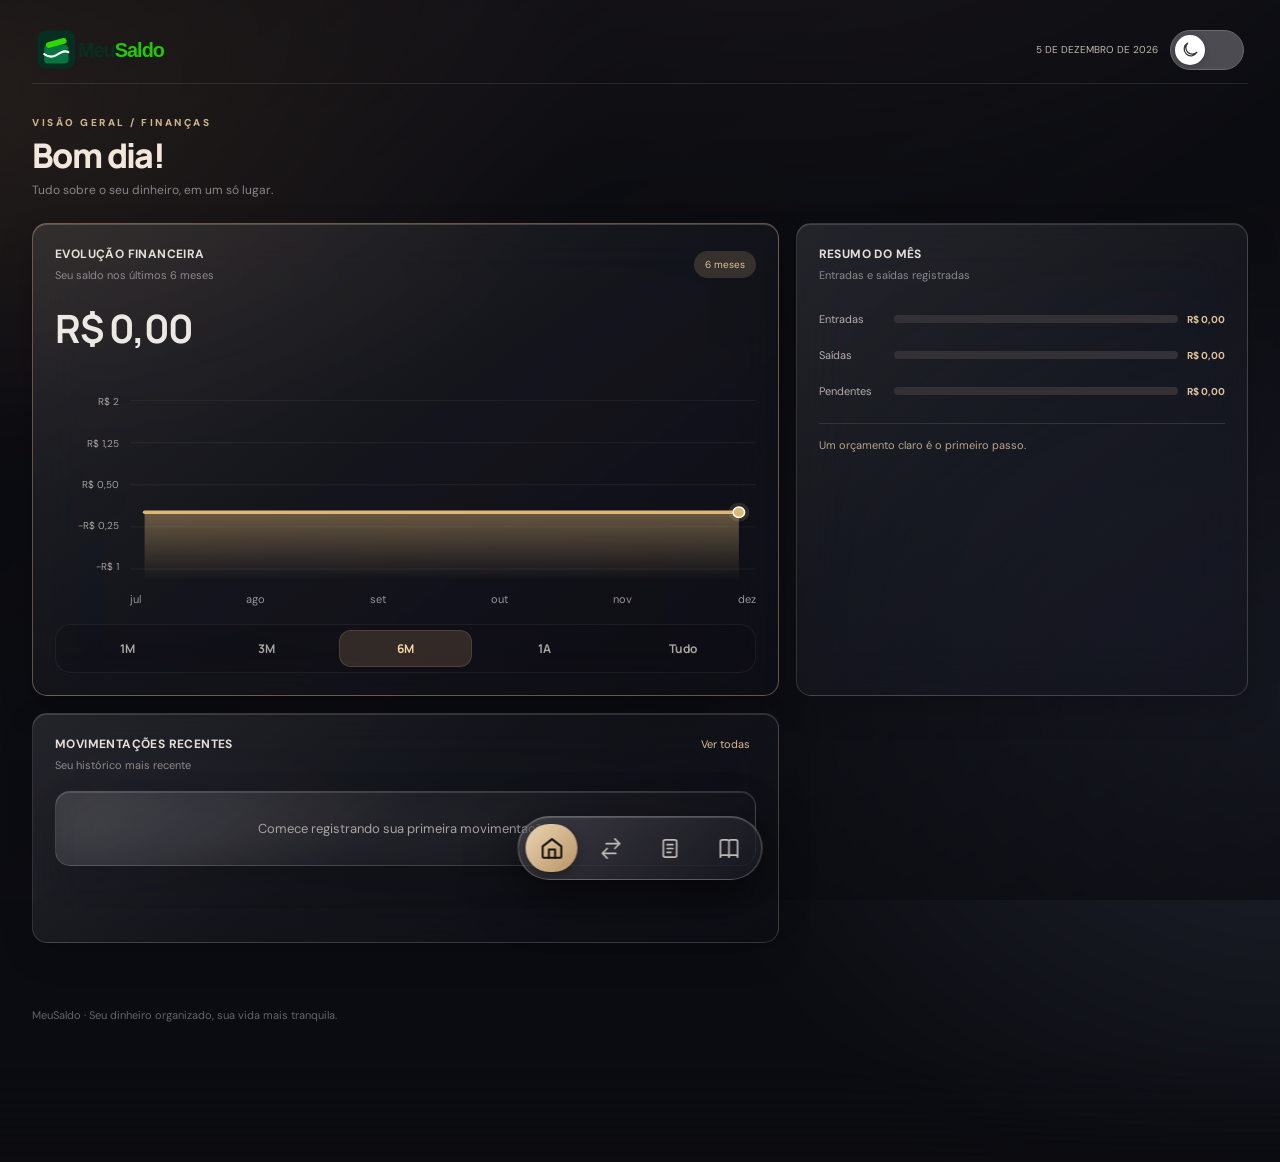
<file: index.html>
<!doctype html><html lang="pt-BR"><head><meta charset="utf-8"><meta name="viewport" content="width=device-width,initial-scale=1,viewport-fit=cover"><meta name="theme-color" content="#062f21"><meta name="apple-mobile-web-app-capable" content="yes"><meta name="apple-mobile-web-app-status-bar-style" content="black-translucent"><meta name="apple-mobile-web-app-title" content="MeuSaldo"><link rel="icon" type="image/svg+xml" href="./icon.svg"><link rel="apple-touch-icon" href="./icon.svg"><meta name="description" content="MeuSaldo: organize seu dinheiro, planeje contas e dê os primeiros passos rumo à tranquilidade financeira."><title>MeuSaldo — Seu dinheiro com clareza</title><link rel="stylesheet" href="./style.css"><link rel="manifest" href="./manifest.webmanifest"></head><body><div class="shell"><main class="main"><header class="topbar"><div class="identity"><a class="brand mobile-brand" href="./" aria-label="MeuSaldo"><img src="./logo.svg" alt="MeuSaldo"></a></div><div class="top-actions"><span class="date" id="today"></span><button class="dashboard-theme-switch" type="button" id="dashboard-theme-switch" role="switch" aria-checked="false" aria-label="Ativar modo claro" title="Alternar modo claro e escuro"><span class="dashboard-theme-knob"><svg viewBox="0 0 24 24" fill="none" stroke="currentColor" stroke-width="1.6" stroke-linecap="round" stroke-linejoin="round" aria-hidden="true"><path d="M20 15.5A8 8 0 0 1 8.5 4 8.5 8.5 0 1 0 20 15.5Z"/></svg></span></button></div></header><section id="inicio" class="view active"><div class="dashboard-heading"><div><div class="eyebrow">VISÃO GERAL / FINANÇAS</div><h1><button class="greeting dashboard-greeting" id="greeting" type="button" title="Toque para informar ou alterar seu nome">Boa noite!</button></h1><p class="intro">Tudo sobre o seu dinheiro, em um só lugar.</p></div></div><div class="dashboard-grid"><article class="panel performance"><div class="panel-head"><div><span class="panel-kicker">EVOLUÇÃO FINANCEIRA</span><small>Seu saldo nos últimos 6 meses</small></div><span class="panel-pill" id="chart-period-label">6 meses</span></div><div class="performance-value"><strong id="balance">R$ 0,00</strong><span id="growth">Acompanhe sua evolução</span></div><div class="chart-area"><div class="chart-grid"><span>100%</span><span>75%</span><span>50%</span><span>25%</span><span>0%</span></div><svg id="balance-chart" viewBox="0 0 600 230" preserveAspectRatio="none" role="img" aria-label="Gráfico de evolução do saldo"></svg></div><div class="chart-months" id="chart-months"></div><div class="chart-periods" role="group" aria-label="Período da evolução financeira"><button type="button" data-chart-period="1M">1M</button><button type="button" data-chart-period="3M">3M</button><button type="button" data-chart-period="6M" class="active" aria-pressed="true">6M</button><button type="button" data-chart-period="1A">1A</button><button type="button" data-chart-period="ALL">Tudo</button></div></article><article class="panel wealth"><div class="panel-head"><div><span class="panel-kicker">DINHEIRO DISPONÍVEL</span><small>Após reservar as contas pendentes</small></div></div><strong class="wealth-value" id="available">R$ 0,00</strong><div class="wealth-graph"><svg id="wealth-chart" viewBox="0 0 360 135" preserveAspectRatio="none" aria-label="Evolução real do saldo"></svg></div><div class="wealth-breakdown"><div><span>Saldo registrado</span><b id="balance-secondary">R$ 0,00</b></div><div><span>Contas pendentes</span><b id="pending">R$ 0,00</b></div></div></article><article class="panel allocation"><div class="panel-head"><div><span class="panel-kicker">DISTRIBUIÇÃO DO DINHEIRO</span><small>Visão das suas movimentações</small></div></div><div class="allocation-content"><div class="donut" id="expense-donut"><div class="donut-hole"><span>GASTOS</span><b id="expense-total">R$ 0</b></div></div><div class="donut-legend"><div><i class="legend-gold"></i><span>Despesas</span><b id="legend-expenses">0%</b></div><div><i class="legend-silver"></i><span>Contas a pagar</span><b id="legend-bills">0%</b></div><div><i class="legend-dark"></i><span>Disponível</span><b id="legend-free">0%</b></div></div></div></article><article class="panel insights"><div class="panel-head"><div><span class="panel-kicker">RESUMO DO MÊS</span><small>Entradas e saídas registradas</small></div></div><div class="insight-bars"><div><span>Entradas</span><div class="bar-track"><i id="income-bar"></i></div><b id="income-month">R$ 0</b></div><div><span>Saídas</span><div class="bar-track"><i id="expense-bar"></i></div><b id="expense-month">R$ 0</b></div><div><span>Pendentes</span><div class="bar-track"><i id="bills-bar"></i></div><b id="bills-month">R$ 0</b></div></div><div class="insight-note">Um orçamento claro é o primeiro passo.</div></article><article class="panel recent-panel"><div class="panel-head"><div><span class="panel-kicker">MOVIMENTAÇÕES RECENTES</span><small>Seu histórico mais recente</small></div><button data-go="movimentos" class="panel-link">Ver todas</button></div><div id="recent" class="items"></div></article><article class="panel goals"><div class="panel-head"><div><span class="panel-kicker">SEU PLANEJAMENTO</span><small>Pequenos passos, grandes mudanças</small></div></div><div class="goal-item"><div><span>Organizar suas movimentações</span><small id="goal-transactions">0 registros</small></div><div class="goal-track"><i id="goal-transactions-bar"></i></div></div><div class="goal-item"><div><span>Mapear suas contas</span><small id="goal-bills">0 contas</small></div><div class="goal-track"><i id="goal-bills-bar"></i></div></div><div class="goal-action">Comece hoje. Seu futuro agradece.</div></article></div></section><section id="movimentos" class="view transaction-view">
<div class="transaction-page">
<header class="transaction-header"><button type="button" class="transaction-back" id="transaction-back" aria-label="Voltar ao início"><svg viewBox="0 0 24 24" fill="none" stroke="currentColor" stroke-width="2" stroke-linecap="round"><path d="M15 18l-6-6 6-6"/></svg></button><h1 id="transaction-page-title">Nova movimentação</h1><span aria-hidden="true" class="transaction-header-spacer"></span></header>
<form id="transaction-form" class="transaction-form">
<div class="transaction-hero">
<label for="transaction-amount" class="transaction-amount-label">VALOR DA MOVIMENTAÇÃO</label>
<input id="transaction-amount" type="text" inputmode="decimal" autocomplete="off" required placeholder="R$ 0,00" aria-label="Valor em reais" class="transaction-amount-input">
<div class="transaction-kind-selector" role="group" aria-label="Tipo de movimentação"><button type="button" id="transaction-income" class="kind-choice is-active" aria-pressed="true"><span class="kind-dot">+</span> Entrada</button><button type="button" id="transaction-expense" class="kind-choice" aria-pressed="false"><span class="kind-dot">−</span> Saída</button></div>
</div>
<div class="transaction-field"><label for="transaction-title">Título</label><input id="transaction-title" type="text" placeholder="Ex.: Salário, Netflix, supermercado" maxlength="80" autocomplete="off" required></div>
<div class="transaction-field"><label for="transaction-date">Data</label><input id="transaction-date" type="date" required></div>
<fieldset class="transaction-field transaction-categories"><legend>Categoria</legend><div id="transaction-category-chips" class="category-chips"><button type="button" data-category="Outros" class="is-active" aria-pressed="true">Outros</button><button type="button" data-category="Alimentação" aria-pressed="false">Alimentação</button><button type="button" data-category="Transporte" aria-pressed="false">Transporte</button><button type="button" data-category="Compras" aria-pressed="false">Compras</button><button type="button" data-category="Saúde" aria-pressed="false">Saúde</button><button type="button" data-category="Casa" aria-pressed="false">Casa</button><button type="button" data-category="Lazer" aria-pressed="false">Lazer</button><button type="button" data-category="Assinaturas" aria-pressed="false">Assinaturas</button><button type="button" data-category="Trabalho" aria-pressed="false">Trabalho</button></div></fieldset>
<div class="transaction-field"><label for="transaction-note">Observação <span>(opcional)</span></label><textarea id="transaction-note" rows="2" maxlength="250" placeholder="Adicione uma observação..."></textarea></div>
<div class="transaction-form-actions"><button type="submit" id="transaction-save" class="transaction-save">Salvar movimentação</button><button type="button" id="transaction-cancel-edit" class="transaction-cancel" hidden>Cancelar edição</button></div>
</form>
<section class="transaction-history"><div class="transaction-history-head"><h2>Histórico de movimentações</h2><span id="transaction-count"></span></div><div id="transactions" class="items"></div></section>
</div></section><section id="contas" class="view"><div class="eyebrow">SEU PLANEJAMENTO</div><h1>Contas & <em>dívidas.</em></h1><p class="intro">Tudo que vence, tudo que já foi pago. Sem perder o controle.</p><div class="bills-overview"><div><span>A PAGAR</span><strong id="bills-pending-total">R$ 0,00</strong><small id="bills-pending-count">Nenhuma conta pendente</small></div><button class="primary bills-add" id="add-bill" type="button"><span aria-hidden="true">＋</span> Nova conta</button></div><div id="bills" class="items spaced"></div><div class="tip spaced"><div><b>Como começar a quitar dívidas?</b><p>Liste cada dívida, anote os juros e o vencimento. Priorizar dívidas com juros mais altos costuma reduzir o custo total, mas mantenha despesas essenciais protegidas.</p></div></div></section><section id="aprender" class="view"><div class="news-portal-header"><div class="news-portal-brand"><span class="news-brand-dot"></span><span>MeuSaldo <strong>Notícias</strong></span></div><button type="button" id="news-refresh" class="news-refresh" aria-label="Atualizar notícias">↻ Atualizar</button></div><div class="news-topics" role="tablist" aria-label="Assuntos financeiros"><button type="button" class="news-topic active" data-news-topic="all" role="tab" aria-selected="true">Para você</button><button type="button" class="news-topic" data-news-topic="economia" role="tab" aria-selected="false">Economia</button><button type="button" class="news-topic" data-news-topic="investimentos" role="tab" aria-selected="false">Investimentos</button><button type="button" class="news-topic" data-news-topic="mercado" role="tab" aria-selected="false">Mercado</button><button type="button" class="news-topic" data-news-topic="dolar" role="tab" aria-selected="false">Dólar</button><button type="button" class="news-topic" data-news-topic="juros" role="tab" aria-selected="false">Juros</button></div><div id="news-status" class="news-status" role="status" aria-live="polite">Carregando notícias recentes...</div><div id="news-featured" class="news-featured"></div><div class="news-section-title"><h2 id="news-list-title">Opções para você</h2><span>Notícias financeiras</span></div><div id="news-cards" class="news-cards"></div><p class="news-disclaimer">Notícias de veículos externos, atualizadas automaticamente a cada 15 minutos. O MeuSaldo não recomenda investimentos.</p></section><footer>MeuSaldo · Seu dinheiro organizado, sua vida mais tranquila.</footer></main><nav class="bottom-nav" aria-label="Navegação principal"><button data-tab="inicio" class="active" type="button" aria-label="Início" title="Início" aria-current="page"><svg viewBox="0 0 24 24" width="22" height="22" fill="none" stroke="currentColor" stroke-width="1.75" stroke-linecap="round" stroke-linejoin="round" aria-hidden="true"><path d="m3 10 9-7 9 7v10a1 1 0 0 1-1 1H4a1 1 0 0 1-1-1z"/><path d="M9 21v-8h6v8"/></svg></button><button data-tab="movimentos" type="button" aria-label="Movimentações" title="Movimentações"><svg viewBox="0 0 24 24" width="22" height="22" fill="none" stroke="currentColor" stroke-width="1.75" stroke-linecap="round" stroke-linejoin="round" aria-hidden="true"><path d="M7 7h14m-5-5 5 5-5 5M17 17H3m5-5-5 5 5 5"/></svg></button><button data-tab="contas" type="button" aria-label="Contas e dívidas" title="Contas e dívidas"><svg viewBox="0 0 24 24" width="22" height="22" fill="none" stroke="currentColor" stroke-width="1.75" stroke-linecap="round" stroke-linejoin="round" aria-hidden="true"><rect x="5" y="3" width="14" height="18" rx="2"/><path d="M9 8h6M9 12h6M9 16h4"/></svg></button><button data-tab="aprender" type="button" aria-label="Notícias financeiras" title="Notícias financeiras"><svg viewBox="0 0 24 24" width="22" height="22" fill="none" stroke="currentColor" stroke-width="1.75" stroke-linecap="round" stroke-linejoin="round" aria-hidden="true"><path d="M12 7v14M3 18V5a2 2 0 0 1 2-2h5a2 2 0 0 1 2 2v16a2 2 0 0 0-2-2H5a2 2 0 0 0-2 2zm18 0V5a2 2 0 0 0-2-2h-5a2 2 0 0 0-2 2v16a2 2 0 0 1 2-2h5a2 2 0 0 1 2 2z"/></svg></button></nav></div><div class="install-banner" id="install-banner" hidden><span>Instale o MeuSaldo no seu dispositivo</span><button id="install-app" type="button">Instalar</button><button id="dismiss-install" type="button" aria-label="Dispensar">×</button></div><dialog id="entry-dialog" class="bill-dialog"><form id="entry-form"><div class="dialog-top"><div><span class="dialog-eyebrow">ORGANIZE SEUS PAGAMENTOS</span><h2 id="dialog-title">Adicionar conta</h2></div><button type="button" id="close-dialog" aria-label="Fechar" title="Fechar">×</button></div><p class="dialog-description">Registre um compromisso para acompanhar o vencimento e não perder de vista.</p><div class="bill-field"><label for="entry-name">Qual conta você quer registrar?</label><input id="entry-name" placeholder="Ex.: Aluguel, internet, cartão..." maxlength="80" required autocomplete="off"></div><div class="bill-field"><label for="entry-value">Valor da conta</label><div class="bill-money-input"><span>R$</span><input id="entry-value" type="number" min="0.01" step="0.01" inputmode="decimal" placeholder="0,00" required></div></div><div class="bill-field"><label id="date-label" for="entry-date">Data de vencimento</label><input id="entry-date" type="date" required></div><div id="kind-label" hidden><select id="entry-kind"><option value="expense">Saída</option><option value="income">Entrada</option></select></div><div class="bill-dialog-actions"><button type="submit" class="primary bill-submit" id="bill-save">Salvar conta</button><button type="button" id="delete-entry" class="danger" hidden>Excluir conta</button></div></form></dialog><div id="save-feedback" class="save-feedback" role="status" aria-live="polite" aria-atomic="true" hidden><span class="save-feedback-icon" aria-hidden="true">✓</span><div><strong id="save-feedback-title">Salvo com sucesso</strong><small id="save-feedback-detail">Seu controle está atualizado.</small></div></div><script src="./app.js" defer></script></body></html>
</file>
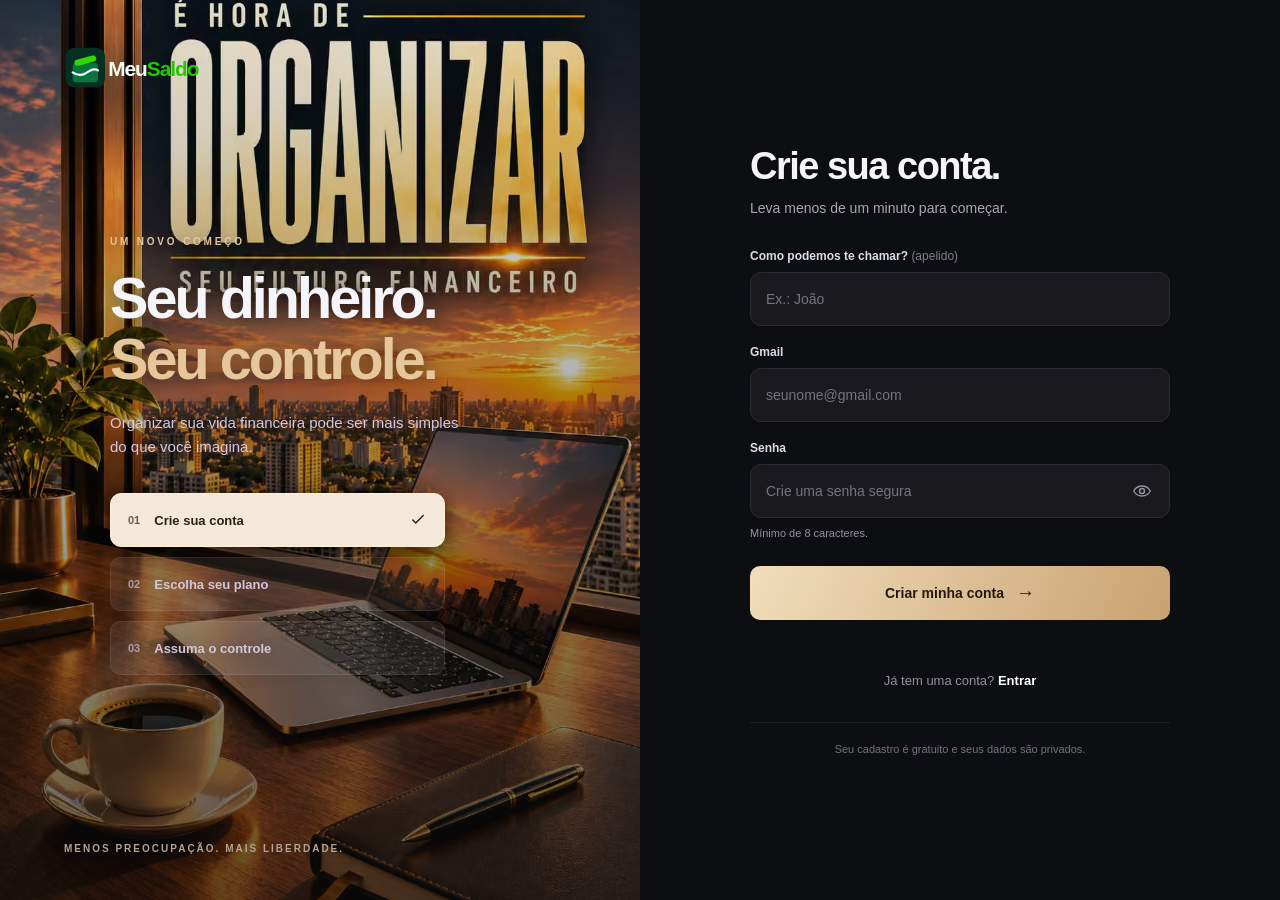
<file: cadastro/index.html>
<!doctype html><html lang="pt-BR"><head><meta charset="utf-8"><meta name="viewport" content="width=device-width,initial-scale=1"><meta name="theme-color" content="#0a0b0e"><title>Crie sua conta | MeuSaldo</title><meta name="theme-color" content="#062f21"><link rel="icon" type="image/svg+xml" href="/icon.svg"><link rel="apple-touch-icon" href="/icon.svg"><link rel="stylesheet" href="/auth/auth.css"></head><body data-mode="signup" class="signup-page"><main class="signup-layout"><aside class="signup-intro"><div class="glow"></div><a class="logo" href="/" aria-label="MeuSaldo, início"><img class="brand-logo" src="/logo-dark.svg" alt="MeuSaldo"></a><div class="intro-copy"><div class="eyebrow">UM NOVO COMEÇO</div><h1>Seu dinheiro.<br><em>Seu controle.</em></h1><p>Organizar sua vida financeira pode ser mais simples do que você imagina.</p><div class="intro-steps"><div class="step active"><span>01</span><strong>Crie sua conta</strong><svg viewBox="0 0 24 24" fill="none"><path d="m5 12 4 4L19 6" stroke="currentColor" stroke-width="2" stroke-linecap="round" stroke-linejoin="round"/></svg></div><div class="step"><span>02</span><strong>Escolha seu plano</strong></div><div class="step"><span>03</span><strong>Assuma o controle</strong></div></div></div><div class="intro-footer">MENOS PREOCUPAÇÃO. MAIS LIBERDADE.</div></aside><section class="signup-form-area"><div class="signup-card"><div class="mobile-brand"><a class="logo" href="/" aria-label="MeuSaldo, início"><img class="brand-logo" src="/logo-dark.svg" alt="MeuSaldo"></a></div><h2>Crie sua conta.</h2><p>Leva menos de um minuto para começar.</p><form><label for="nickname">Como podemos te chamar? <span>(apelido)</span></label><input id="nickname" name="nickname" type="text" placeholder="Ex.: João" autocomplete="nickname" maxlength="40" minlength="2" required><label for="email">Gmail</label><input id="email" name="email" type="email" placeholder="seunome@gmail.com" autocomplete="email" required><label for="password">Senha</label><div class="password-field"><input id="password" name="password" type="password" placeholder="Crie uma senha segura" autocomplete="new-password" minlength="8" required><button type="button" class="password-toggle" aria-label="Mostrar senha" aria-pressed="false"><svg viewBox="0 0 24 24" fill="none" stroke="currentColor" stroke-width="1.7"><path d="M2 12s3.5-6 10-6 10 6 10 6-3.5 6-10 6S2 12 2 12Z"/><circle cx="12" cy="12" r="3"/></svg></button></div><div class="password-hint">Mínimo de 8 caracteres.</div><button class="primary-button" type="submit">Criar minha conta <span>→</span></button><div id="message" role="status" aria-live="polite"></div></form><p class="other">Já tem uma conta? <a href="/login/">Entrar</a></p><div class="privacy-note">Seu cadastro é gratuito e seus dados são privados.</div></div></section></main><script type="module" src="/auth/auth.js"></script></body></html>
</file>
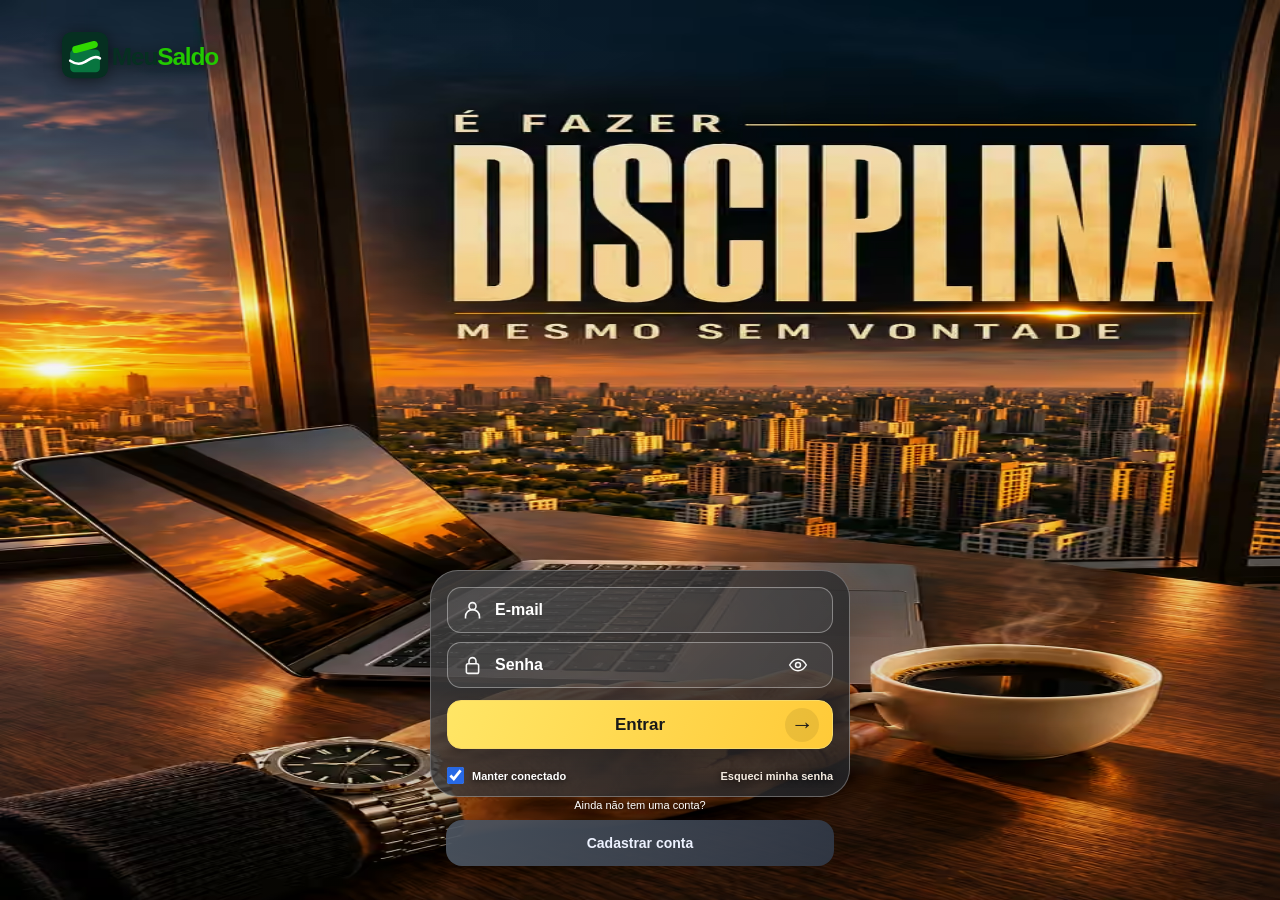
<file: login/index.html>
<!doctype html><html lang="pt-BR"><head><meta charset="utf-8"><meta name="viewport" content="width=device-width,initial-scale=1,viewport-fit=cover"><meta name="theme-color" content="#101117"><title>Entrar | MeuSaldo</title><link rel="icon" type="image/svg+xml" href="/icon.svg"><link rel="apple-touch-icon" href="/icon.svg"><link rel="stylesheet" href="/auth/auth.css"></head><body data-mode="login" class="login-reference"><a href="/" class="login-brand" aria-label="MeuSaldo, início"><img src="/logo.svg" alt="MeuSaldo"></a><main class="login-wrap"><form class="login-form"><label class="login-input"><svg viewBox="0 0 24 24" fill="none" stroke="currentColor" stroke-width="1.8"><circle cx="12" cy="7" r="4"/><path d="M4 21v-2a8 8 0 0 1 16 0v2"/></svg><input id="email" name="email" type="email" autocomplete="email" placeholder="E-mail" aria-label="E-mail" required></label><label class="login-input"><svg viewBox="0 0 24 24" fill="none" stroke="currentColor" stroke-width="1.8"><rect x="5" y="10" width="14" height="11" rx="2"/><path d="M8 10V7a4 4 0 0 1 8 0v3"/></svg><input id="password" name="password" type="password" autocomplete="current-password" placeholder="Senha" aria-label="Senha" required><button class="password-toggle" type="button" aria-label="Mostrar senha" aria-pressed="false"><svg viewBox="0 0 24 24" fill="none" stroke="currentColor" stroke-width="1.8"><path d="M2 12s4-7 10-7 10 7 10 7-4 7-10 7-10-7-10-7Z"/><circle cx="12" cy="12" r="3"/></svg></button></label><div class="login-options"><label class="remember"><input type="checkbox" id="remember" checked><span>Manter conectado</span></label><a href="/recuperar-senha/">Esqueci minha senha</a></div><button type="submit" class="login-submit"><span>Entrar</span><span class="login-arrow" aria-hidden="true">→</span></button><div id="message" role="status" aria-live="polite"></div></form><p class="login-register">Ainda não tem uma conta? <a href="/cadastro/">Cadastrar conta</a></p></main><script type="module" src="/auth/auth.js"></script></body></html>
</file>
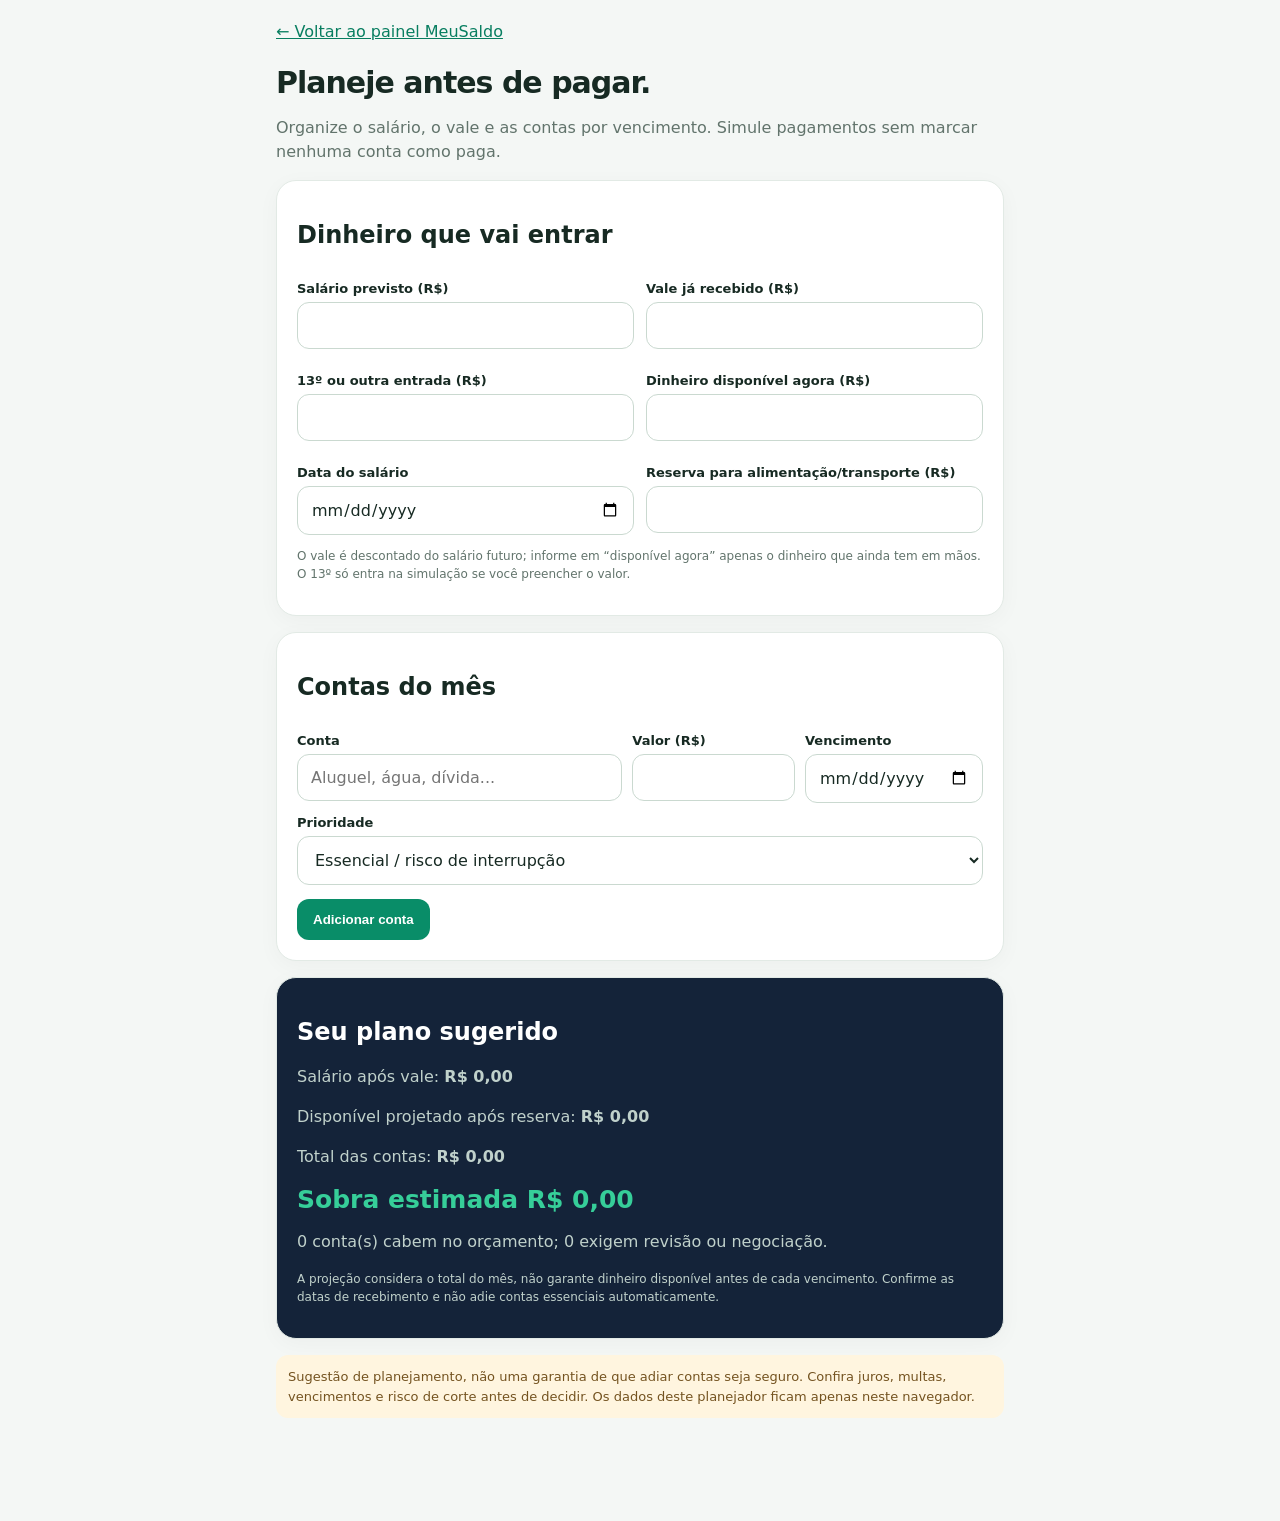
<file: planejar/index.html>
<!doctype html><html lang="pt-BR"><head><meta charset="utf-8"><meta name="viewport" content="width=device-width,initial-scale=1"><meta name="theme-color" content="#10231b"><title>Planejador do mês · MeuSaldo</title><style>:root{font-family:system-ui,-apple-system,sans-serif;color:#172a23;background:#f4f7f5}*{box-sizing:border-box}body{margin:0}.wrap{max-width:760px;margin:auto;padding:22px 16px 90px}a{color:#087e60}h1{font-size:30px;letter-spacing:-1px;margin:24px 0 6px}p{color:#62746c;line-height:1.5}.panel{background:white;border:1px solid #e2eae5;border-radius:20px;padding:20px;margin:16px 0;box-shadow:0 5px 22px #112a1a09}label{display:block;font-size:13px;font-weight:700;margin:12px 0 6px}input,select{width:100%;padding:13px;border:1px solid #cad9d0;border-radius:12px;font:inherit;background:white;color:#172a23}.grid{display:grid;grid-template-columns:repeat(2,minmax(0,1fr));gap:12px}.grid3{display:grid;grid-template-columns:2fr 1fr 1fr;gap:10px}button{border:0;background:#098d68;color:white;border-radius:12px;padding:13px 16px;font-weight:700;cursor:pointer}button.secondary{background:#e6f2ec;color:#0b6b50}.line{border-bottom:1px solid #edf0ee;padding:13px 0;display:flex;justify-content:space-between;align-items:center;gap:12px}.line small{display:block;color:#66796f;margin-top:4px}.line button{padding:7px 10px;background:#f5e8e8;color:#9a3636}.result{background:#142339;color:white}.result p{color:#c0d1cb}.result strong{font-size:25px}.notice{padding:12px;background:#fff5df;border-radius:12px;color:#745320;font-size:13px}.good{color:#36ce99}.bad{color:#ff9898}@media(max-width:540px){.grid,.grid3{grid-template-columns:1fr}h1{font-size:27px}}</style></head><body><main class="wrap"><a href="/">← Voltar ao painel MeuSaldo</a><h1>Planeje antes de pagar.</h1><p>Organize o salário, o vale e as contas por vencimento. Simule pagamentos sem marcar nenhuma conta como paga.</p><section class="panel"><h2>Dinheiro que vai entrar</h2><div class="grid"><div><label for="salary">Salário previsto (R$)</label><input id="salary" type="number" min="0" step=".01" inputmode="decimal"></div><div><label for="advance">Vale já recebido (R$)</label><input id="advance" type="number" min="0" step=".01" inputmode="decimal"></div><div><label for="extra">13º ou outra entrada (R$)</label><input id="extra" type="number" min="0" step=".01" inputmode="decimal"></div><div><label for="cash">Dinheiro disponível agora (R$)</label><input id="cash" type="number" min="0" step=".01" inputmode="decimal"></div><div><label for="payday">Data do salário</label><input id="payday" type="date"></div><div><label for="reserve">Reserva para alimentação/transporte (R$)</label><input id="reserve" type="number" min="0" step=".01" inputmode="decimal"></div></div><p style="font-size:12px">O vale é descontado do salário futuro; informe em “disponível agora” apenas o dinheiro que ainda tem em mãos. O 13º só entra na simulação se você preencher o valor.</p></section><section class="panel"><h2>Contas do mês</h2><form id="bill-form"><div class="grid3"><div><label for="bill-name">Conta</label><input id="bill-name" required placeholder="Aluguel, água, dívida..."></div><div><label for="bill-amount">Valor (R$)</label><input id="bill-amount" type="number" min=".01" step=".01" required></div><div><label for="bill-date">Vencimento</label><input id="bill-date" type="date" required></div></div><label for="bill-priority">Prioridade</label><select id="bill-priority"><option value="essential">Essencial / risco de interrupção</option><option value="regular">Compromisso normal</option><option value="flexible">Negociável / adiável</option></select><button type="submit" style="margin-top:14px">Adicionar conta</button></form><div id="bills"></div></section><section class="panel result"><h2>Seu plano sugerido</h2><div id="results" aria-live="polite"></div></section><p class="notice">Sugestão de planejamento, não uma garantia de que adiar contas seja seguro. Confira juros, multas, vencimentos e risco de corte antes de decidir. Os dados deste planejador ficam apenas neste navegador.</p></main><script>const K='meusaldo_planner_v1';let state={salary:0,advance:0,extra:0,cash:0,reserve:0,payday:'',bills:[]};try{state={...state,...JSON.parse(localStorage.getItem(K)||'{}')}}catch{};const $=id=>document.getElementById(id),fmt=n=>new Intl.NumberFormat('pt-BR',{style:'currency',currency:'BRL'}).format(n),num=x=>Math.max(0,Number(x)||0),esc=x=>String(x).replace(/[&<>"']/g,c=>({'&':'&amp;','<':'&lt;','>':'&gt;','"':'&quot;',"'":'&#39;'}[c]));const save=()=>localStorage.setItem(K,JSON.stringify(state));for(const id of ['salary','advance','extra','cash','reserve','payday']){$(id).value=state[id]||'';$(id).addEventListener('input',()=>{state[id]=id==='payday'?$(id).value:num($(id).value);save();render()})}function render(){const sorted=[...state.bills].sort((a,b)=>a.date.localeCompare(b.date)||({essential:0,regular:1,flexible:2}[a.priority]-{essential:0,regular:1,flexible:2}[b.priority]));$('bills').innerHTML=sorted.map(b=>'<div class="line"><div><b>'+esc(b.name)+'</b><small>'+esc(b.date.split('-').reverse().join('/'))+' · '+({essential:'Essencial',regular:'Normal',flexible:'Negociável'}[b.priority])+'</small></div><div><b>'+fmt(b.amount)+'</b> <button type="button" data-remove="'+esc(b.id)+'" aria-label="Excluir conta">×</button></div></div>').join('');const salaryRemaining=Math.max(0,num(state.salary)-num(state.advance)),total=sorted.reduce((s,b)=>s+b.amount,0),available=num(state.cash)+salaryRemaining+num(state.extra)-num(state.reserve);let balance=Math.max(0,available),covered=[],uncovered=[];for(const b of [...sorted].sort((a,b)=>({essential:0,regular:1,flexible:2}[a.priority]-{essential:0,regular:1,flexible:2}[b.priority])||a.date.localeCompare(b.date))){if(balance>=b.amount){covered.push(b);balance-=b.amount}else uncovered.push(b)}const shortfall=Math.max(0,total-available);$('results').innerHTML='<p>Salário após vale: <b>'+fmt(salaryRemaining)+'</b></p><p>Disponível projetado após reserva: <b>'+fmt(available)+'</b></p><p>Total das contas: <b>'+fmt(total)+'</b></p><strong class="'+(shortfall?'bad':'good')+'">'+(shortfall?'Faltam '+fmt(shortfall):'Sobra estimada '+fmt(available-total))+'</strong><p>'+covered.length+' conta(s) cabem no orçamento; '+uncovered.length+' exigem revisão ou negociação.</p>'+(uncovered.length?'<p><b>Revisar ou negociar:</b> '+uncovered.map(b=>esc(b.name)+' ('+fmt(b.amount)+')').join(', ')+'</p>':'')+'<p style="font-size:12px">A projeção considera o total do mês, não garante dinheiro disponível antes de cada vencimento. Confirme as datas de recebimento e não adie contas essenciais automaticamente.</p>'} $('bill-form').addEventListener('submit',e=>{e.preventDefault();state.bills.push({id:String(Date.now())+Math.random().toString(36).slice(2),name:$('bill-name').value.trim(),amount:num($('bill-amount').value),date:$('bill-date').value,priority:$('bill-priority').value});save();e.target.reset();render()});$('bills').addEventListener('click',e=>{const b=e.target.closest('[data-remove]');if(!b)return;state.bills=state.bills.filter(x=>x.id!==b.dataset.remove);save();render()});render();</script></body></html>
</file>
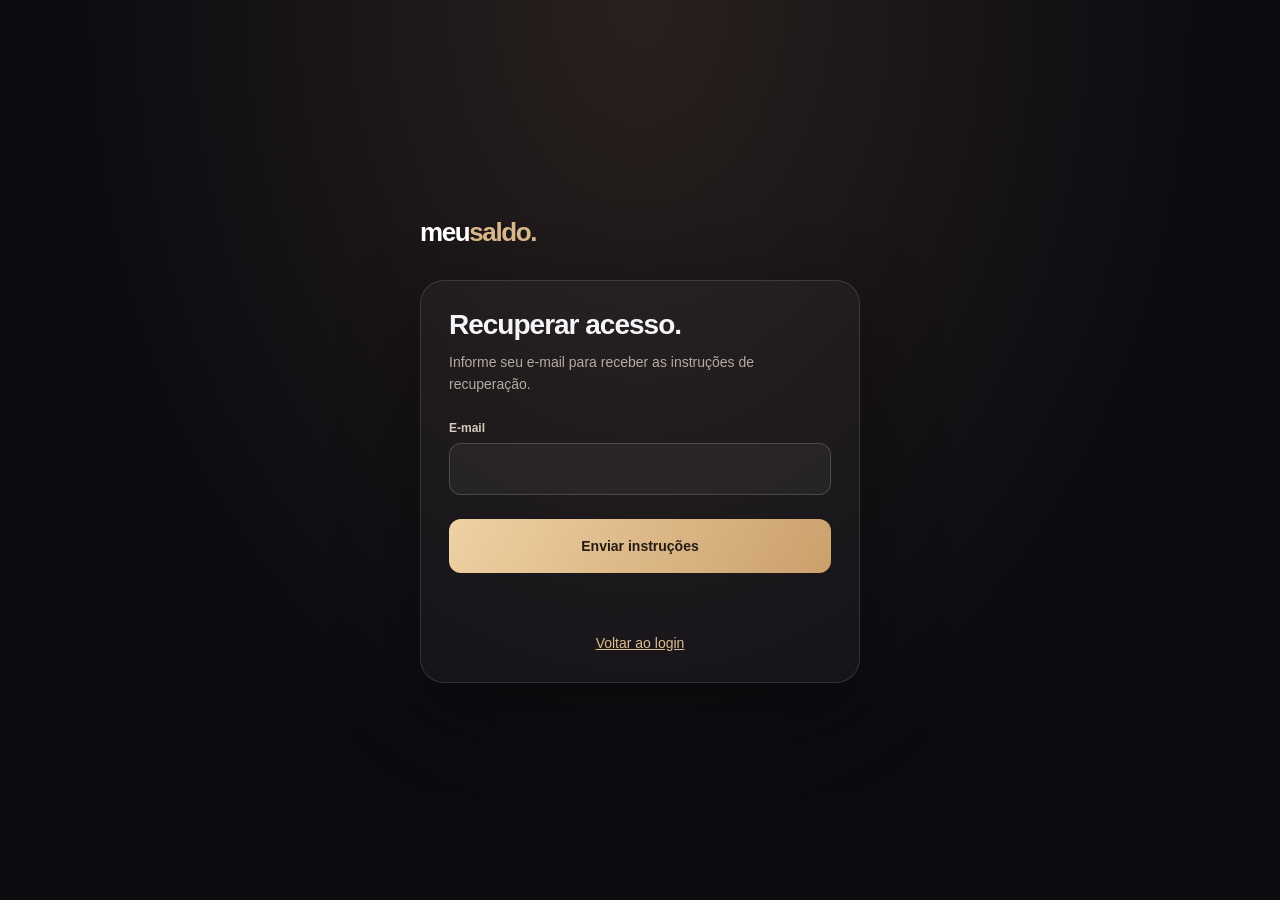
<file: recuperar-senha/index.html>
<!doctype html><html lang="pt-BR"><head><meta charset="utf-8"><meta name="viewport" content="width=device-width,initial-scale=1"><title>Recuperar senha | MeuSaldo</title><link rel="stylesheet" href="/auth/auth.css"></head><body data-mode="recover"><main class="shell"><a class="logo" href="/">meu<span>saldo.</span></a><section class="card"><h1>Recuperar acesso.</h1><p>Informe seu e-mail para receber as instruções de recuperação.</p><form><label for="email">E-mail</label><input id="email" name="email" type="email" autocomplete="email" required><button>Enviar instruções</button><div id="message" role="status"></div></form><p class="other"><a href="/login/">Voltar ao login</a></p></section></main><script type="module" src="/auth/auth.js"></script></body></html>
</file>
<file: style.css>
@import url('https://fonts.googleapis.com/css2?family=DM+Sans:wght@400;500;600;700;800&family=Manrope:wght@400;500;600;700;800&display=swap');:root{font-family:'DM Sans',sans-serif;color:#16271f;background:#f5f6f1}*{box-sizing:border-box}body{margin:0}button,input,select{font:inherit}button{cursor:pointer}.shell{min-height:100vh;display:flex}.sidebar{width:264px;background:#10231b;color:#fff;padding:35px 22px;position:sticky;top:0;height:100vh;display:flex;flex-direction:column}.brand{font:800 23px Manrope,sans-serif;letter-spacing:-1.4px;white-space:nowrap}.brand span:last-child{color:#b8eb9e}.brand-icon{display:inline-grid;place-items:center;width:37px;height:37px;background:#b8eb9e;color:#163d27;border-radius:12px;margin-right:7px;font-size:23px}.side-label{font-size:10px;letter-spacing:2px;color:#809d8b;margin:55px 10px 16px}.sidebar nav{display:grid;gap:8px}.sidebar nav button{border:0;background:transparent;color:#9eb4a5;text-align:left;padding:16px;border-radius:12px;font-weight:600}.sidebar nav button.active,.sidebar nav button:hover{background:#284335;color:#e6ffdd}.side-note{margin-top:auto;border-top:1px solid #375043;padding:23px 8px;color:#d6e9dc;font-weight:700;font-size:13px;line-height:1.7}.side-note small{color:#8ca696;font-weight:400}.main{width:min(100%,1050px);margin:auto;padding:28px 54px 70px;align-self:stretch}header{display:flex;align-items:center;justify-content:flex-end;height:35px}.date{font-size:12px;color:#839186}.mobile-brand{display:none}.view{display:none;animation:appear .3s ease}.view.active{display:block}@keyframes appear{from{opacity:.4;transform:translateY(6px)}to{opacity:1;transform:none}}.eyebrow{color:#648774;font-size:10px;font-weight:800;letter-spacing:2.5px;margin-top:45px}h1{font:800 clamp(40px,5vw,65px)/1.1 Manrope,sans-serif;letter-spacing:-3px;margin:14px 0}h1 em{font-style:normal;color:#4c8c62}.intro{color:#78887c;font-size:15px;margin-bottom:32px}.hero{border-radius:23px;background:radial-gradient(circle at 80% 0%,#2e5a3e,#112a20 65%);color:white;padding:35px 40px;box-shadow:0 20px 45px #183a2520}.hero-top{display:flex;justify-content:space-between;color:#b5d0bc;letter-spacing:2px;font-size:11px;font-weight:800}.hero-top span:last-child{font-size:25px;color:#b8eb9e}.hero strong{display:block;font:800 clamp(36px,5vw,59px) Manrope,sans-serif;letter-spacing:-2px;margin:15px 0 3px}.hero p{font-size:12px;color:#a6c2af}.hero-line{height:1px;background:#4a6a54;margin:27px 0}.hero-stats{display:grid;grid-template-columns:1fr 1fr;gap:15px}.hero-stats small{display:block;color:#a8c4af;font-size:10px;letter-spacing:1px;margin-bottom:7px}.hero-stats b{font-size:20px}.section-title{display:flex;align-items:center;justify-content:space-between;margin:37px 0 17px}.section-title h2{font:800 19px Manrope;margin:0;letter-spacing:-.5px}.section-title span{color:#9bad9e;font-size:11px}.section-title button{border:0;background:none;color:#4c8c62;font-weight:700}.tip{background:#e7eee5;border:1px solid #dce7d8;border-radius:17px;padding:23px;display:flex;gap:16px}.tip-icon{width:38px;height:38px;flex:none;border-radius:12px;background:#cce5c6;display:grid;place-items:center;color:#2d6941;font-size:22px}.tip b{font-size:14px}.tip p{font-size:13px;line-height:1.7;color:#63796a;margin:8px 0 0}.quick{display:grid;grid-template-columns:1fr 1fr;gap:14px;margin-top:19px}.quick-btn{border:1px solid #dbe4d9;background:white;border-radius:15px;padding:22px;text-align:left;font-size:22px;color:#357e4c}.quick-btn span{display:block;font-size:13px;font-weight:700;color:#263c2d;margin-top:7px}.items{display:grid;gap:9px}.item{background:#fff;border:1px solid #e5eae2;border-radius:13px;padding:17px;display:flex;align-items:center;gap:14px}.item-icon{width:40px;height:40px;border-radius:12px;display:grid;place-items:center;background:#edf3eb;color:#487e57;font-size:20px}.item-info{flex:1;min-width:0}.item-info b{display:block;overflow:hidden;text-overflow:ellipsis;white-space:nowrap;font-size:13px}.item-info small{display:block;color:#89968a;margin-top:5px}.amount{font-weight:800;white-space:nowrap}.amount.income{color:#368852}.amount.expense{color:#bd6555}.empty{padding:28px;text-align:center;background:#fff;border:1px dashed #d5dfd3;border-radius:15px;color:#819084;font-size:13px}.spaced{margin-top:25px}.primary{border:0;background:#183e29;color:white;border-radius:12px;padding:15px 22px;font-weight:800}.lessons{display:grid;grid-template-columns:1fr 1fr;gap:15px}.lessons article{background:white;border:1px solid #e1e8de;border-radius:17px;padding:26px}.lessons span{color:#4c8c62;font-size:10px;font-weight:800;letter-spacing:1.4px}.lessons h2{font:800 20px Manrope;letter-spacing:-.7px}.lessons p{color:#718072;line-height:1.7;font-size:13px}footer{font-size:11px;color:#9aaa9c;margin-top:65px}.bottom-nav{display:none}dialog{border:0;border-radius:22px;padding:0;width:min(420px,calc(100vw - 30px));box-shadow:0 30px 100px #0004}dialog::backdrop{background:#0c1e18a8}#entry-form{padding:26px;display:grid;gap:18px}.dialog-top{display:flex;justify-content:space-between;align-items:center}.dialog-top h2{font:800 22px Manrope;margin:0}.dialog-top button{border:0;background:none;font-size:28px}label{font-size:12px;font-weight:700;display:grid;gap:8px}input,select{border:1px solid #dce4d9;border-radius:10px;padding:13px;width:100%;background:#fafbf8}.privacy{font-size:11px;color:#819084;text-align:center;margin:0}@media(max-width:850px){.sidebar{display:none}.main{padding:18px 21px 100px}.mobile-brand{display:block;font-size:20px}.mobile-brand .brand-icon{height:30px;width:30px;font-size:18px;border-radius:9px}.date{font-size:11px}header{justify-content:space-between}.eyebrow{margin-top:39px}h1{font-size:44px;letter-spacing:-2px}.hero{padding:26px 23px}.hero strong{font-size:38px}.hero-stats b{font-size:17px}.bottom-nav{display:flex;position:fixed;bottom:0;left:0;right:0;z-index:10;background:#fff;border-top:1px solid #e5eae2;justify-content:space-around;padding:11px 8px max(12px,env(safe-area-inset-bottom));box-shadow:0 -8px 30px #142d1910}.bottom-nav button{border:0;background:none;color:#87958b;font-size:10px;font-weight:700;display:grid;gap:4px;justify-items:center}.bottom-nav button span{font-size:24px;line-height:1.1}.bottom-nav button.active{color:#2c7843}.lessons{grid-template-columns:1fr}.quick-btn{padding:18px}.section-title h2{font-size:17px}}
/* MeuSaldo dark luxury dashboard */
:root{color-scheme:dark;color:#ece9e4;background:#08090c}body{background:radial-gradient(ellipse at 65% -20%,#29252a,#090a0d 65%);color:#ece9e4}.shell{max-width:1600px;margin:0 auto;min-height:100vh;background:#0a0b0e}.sidebar{width:118px;background:#090a0d;border-right:1px solid #242429;padding:24px 11px;align-items:center}.sidebar .brand{font-size:0}.sidebar .brand-icon{background:transparent;color:#e2c397;font-size:34px;width:60px;height:60px;margin:0}.sidebar .side-label,.sidebar .side-note{display:none}.sidebar nav{width:100%;margin-top:48px;gap:15px}.sidebar nav button{font-size:10px;line-height:1.8;padding:15px 4px;text-align:center;min-height:70px;color:#9d9a9c;word-spacing:100px}.sidebar nav button.active,.sidebar nav button:hover{background:linear-gradient(145deg,#363137,#19191c);color:#e7c89e;box-shadow:inset 0 0 0 1px #51473e}.main{max-width:none;width:calc(100% - 118px);padding:0 28px 40px;margin:0;background:#0d0e11}.topbar{height:83px;border-bottom:1px solid #26262a;justify-content:space-between;gap:20px}.welcome{display:grid;gap:3px}.welcome small{color:#9d9899;font-size:12px}.welcome strong{font:700 19px Manrope;letter-spacing:-.5px}.welcome strong span{color:#cdb28e}.top-actions{display:flex;align-items:center;gap:24px}.date{font-size:11px;color:#c4b9aa;text-transform:uppercase}.top-search{background:#17181c;border:1px solid #303036;border-radius:30px;padding:12px 18px;color:#8e8b90;font-size:12px;min-width:190px}.avatar{width:37px;height:37px;border-radius:50%;display:grid;place-items:center;background:linear-gradient(140deg,#e4cba8,#816b56);color:#171311;font-size:11px;font-weight:800}.dashboard-heading{display:flex;justify-content:space-between;align-items:end;gap:20px;margin:18px 0 25px}.eyebrow{color:#d1b58f;margin-top:18px;font-size:10px}.dashboard-heading h1{font-size:34px;letter-spacing:-1.6px;margin:8px 0}.dashboard-heading h1 em{color:#e4c79f}.intro{color:#88868b;margin:0;font-size:12px}.primary{background:linear-gradient(110deg,#e8d1ad,#b89566);color:#16110e;border-radius:10px;padding:13px 18px;font-size:12px;box-shadow:0 4px 20px #b28d5830}.dashboard-grid{display:grid;grid-template-columns:minmax(0,1.65fr) minmax(280px,1fr);gap:17px}.panel{background:linear-gradient(140deg,#202024,#151518 75%);border:1px solid #353239;border-radius:15px;padding:22px;min-width:0;box-shadow:0 12px 30px #0003}.performance{min-height:340px;border-color:#79634b;box-shadow:inset 0 1px 0 #ac8a5b45,0 0 28px #b28e5620}.panel-head{display:flex;align-items:start;justify-content:space-between;gap:12px}.panel-head>div{display:grid;gap:6px}.panel-kicker{font-size:12px;font-weight:700;color:#e6dfd8;letter-spacing:.4px}.panel-head small{font-size:11px;color:#8e898c}.panel-pill{border-radius:25px;background:#37312e;color:#dbc09b;font-size:10px;padding:7px 11px;white-space:nowrap}.dots{font-size:23px;color:#aaa0a0;line-height:0}.performance-value{display:flex;align-items:baseline;justify-content:space-between;gap:10px;margin:22px 0 5px}.performance-value strong{font:700 30px Manrope;letter-spacing:-1.2px}.performance-value span{font-size:11px;color:#b9d5af}.chart-area{height:195px;display:flex;gap:8px;margin-top:7px}.chart-grid{width:38px;display:flex;flex-direction:column;justify-content:space-between;color:#777478;font-size:9px;padding:2px 0}.chart-area svg{width:calc(100% - 46px);height:100%;overflow:visible}.chart-months{display:flex;justify-content:space-between;padding-left:48px;color:#999398;font-size:10px}.wealth-value{font:700 clamp(24px,3vw,35px) Manrope;letter-spacing:-1px;display:block;margin:22px 0 6px;color:#f2e4d1}.wealth-graph{height:140px;margin:0 -8px}.wealth-graph svg{width:100%;height:100%}.wealth-breakdown{margin-top:10px}.wealth-breakdown>div{display:flex;justify-content:space-between;gap:10px;padding:10px 0;border-top:1px solid #353239;font-size:11px}.wealth-breakdown span{color:#aaa5a6}.wealth-breakdown b{color:#e2c59e}.allocation{min-height:265px}.allocation-content{display:flex;align-items:center;justify-content:space-around;gap:22px;margin-top:26px}.donut{width:185px;height:185px;flex:none;border-radius:50%;background:conic-gradient(#e2c296 0 45%,#a39a96 45% 70%,#37363c 70% 100%);box-shadow:inset -8px -8px 15px #0004,0 0 25px #d8b98b15;display:grid;place-items:center}.donut-hole{width:108px;height:108px;background:#1c1c20;border-radius:50%;display:grid;place-content:center;text-align:center;gap:4px}.donut-hole span{font-size:9px;color:#a6a0a0;letter-spacing:1px}.donut-hole b{font-size:13px}.donut-legend{flex:1;display:grid;gap:18px}.donut-legend>div{display:flex;align-items:center;gap:8px;font-size:11px}.donut-legend i{width:12px;height:12px;border-radius:4px;flex:none}.legend-gold{background:#e2c296}.legend-silver{background:#a39a96}.legend-dark{background:#44434a}.donut-legend span{flex:1;color:#c5c0be}.donut-legend b{color:#e9d0ae}.insights{min-height:265px}.insight-bars{display:grid;gap:22px;margin-top:30px}.insight-bars>div{display:grid;grid-template-columns:66px 1fr auto;gap:9px;align-items:center;font-size:11px}.insight-bars span{color:#b5aeb0}.insight-bars b{font-size:10px;color:#dfc39b}.bar-track,.goal-track{height:8px;background:#343136;border-radius:12px;overflow:hidden}.bar-track i,.goal-track i{display:block;height:100%;width:0;background:linear-gradient(90deg,#9e7a50,#f0d6ad);border-radius:12px;transition:width .4s}.insight-note{border-top:1px solid #363237;margin-top:25px;padding-top:14px;color:#b9a48a;font-size:11px}.recent-panel{min-height:230px}.panel-link{background:none;border:0;color:#d9bb92;font-size:11px}.recent-panel .items{margin-top:19px}.item{background:#1a1a1e;border-color:#302e32;color:#eee4d8}.item-icon{background:#3b342e;color:#e4c59c}.item-info small{color:#938c8e}.amount.income{color:#a6d4a3}.amount.expense{color:#e0c39b}.empty{background:#19191c;border:1px dashed #444044;color:#aaa2a1}.goals{min-height:230px}.goal-item{margin-top:24px}.goal-item>div:first-child{display:flex;justify-content:space-between;gap:8px;font-size:11px;color:#e2dbd2}.goal-item small{color:#938b8d}.goal-track{margin-top:11px}.goal-action{margin-top:24px;color:#bfa88a;font-size:11px}.view:not(#inicio) h1{font-size:42px;color:#f4eee5}.view:not(#inicio) h1 em{color:#d8b98b}.view:not(#inicio) .intro{margin-bottom:28px}.view:not(#inicio) .tip{background:#24231f;border-color:#484038}.view:not(#inicio) .tip p{color:#b3a9a0}.view:not(#inicio) .tip-icon{background:#4a3b2d;color:#f0d4a8}.lessons article{background:#1c1c20;border-color:#37343a}.lessons span{color:#d8b98b}.lessons p{color:#a9a2a2}footer{color:#666267}dialog{background:#1d1c20;color:#f3e9db;border:1px solid #68523c}input,select{background:#29282b;color:#fff;border-color:#514942}.privacy{color:#aaa1a0}@media(max-width:1050px){.dashboard-grid{grid-template-columns:minmax(0,1fr) minmax(250px,.85fr)}.allocation-content{gap:12px}.donut{width:145px;height:145px}.donut-hole{width:85px;height:85px}.donut-legend>div{font-size:10px}.panel{padding:17px}}@media(max-width:850px){.shell{display:block}.main{width:100%;padding:0 15px 95px}.topbar{height:66px}.welcome{display:none}.top-actions{gap:12px}.top-search{display:none}.date{font-size:10px}.mobile-brand{display:block;color:#eee4d7}.mobile-brand span:last-child{color:#dfc39b}.mobile-brand .brand-icon{background:transparent;color:#e3c397}.dashboard-heading{align-items:start;margin:16px 0 19px}.dashboard-heading h1{font-size:29px}.dashboard-heading .primary{font-size:0;padding:12px 14px}.dashboard-heading .primary::after{content:'＋';font-size:20px}.dashboard-grid{grid-template-columns:1fr;gap:13px}.panel{padding:19px}.performance{min-height:325px}.performance-value strong{font-size:26px}.performance-value span{font-size:10px}.chart-area{height:170px}.wealth{min-height:300px}.allocation-content{justify-content:flex-start;gap:24px}.donut{width:150px;height:150px}.donut-hole{width:90px;height:90px}.bottom-nav{background:#141416;border-color:#363237}.bottom-nav button{color:#8e8584}.bottom-nav button.active{color:#e2c296}.hero{background:#222}.section-title h2{color:#eee}.quick-btn{background:#202024;border-color:#3c383b}.quick-btn span{color:#eee}}@media(max-width:370px){.donut{width:125px;height:125px}.donut-hole{width:77px;height:77px}.donut-legend>div{font-size:9px}.allocation-content{gap:12px}}

/* Interface refinada: navegação flutuante, sem ícones decorativos */
.shell{display:block;max-width:none}.sidebar{display:none}.main{width:100%;max-width:1450px;margin:auto;padding:0 32px 140px;background:transparent}.topbar{padding:0 4px}.brand{font-size:22px}.brand span:last-child{color:#d6ba92}.mobile-brand{display:block}.mobile-brand .brand-icon{display:none}.dashboard-grid{grid-template-columns:minmax(0,1.65fr) minmax(280px,1fr)}.bottom-nav{display:flex;position:fixed;z-index:30;bottom:max(20px,env(safe-area-inset-bottom));left:50%;right:auto;transform:translateX(-50%);width:max-content;max-width:calc(100vw - 24px);gap:5px;align-items:center;padding:7px;background:linear-gradient(130deg,rgba(79,77,80,.53),rgba(26,27,31,.72));border:1px solid rgba(255,255,255,.23);border-radius:100px;box-shadow:0 15px 50px #0009,inset 0 1px 1px #ffffff36;backdrop-filter:blur(28px) saturate(180%);-webkit-backdrop-filter:blur(28px) saturate(180%)}.bottom-nav button{display:block;border:0;background:transparent;color:#c0bab7;font-size:12px;font-weight:650;padding:13px 19px;border-radius:80px;white-space:nowrap;transition:background .2s,color .2s,transform .2s}.bottom-nav button:hover{transform:translateY(-1px);color:#fff}.bottom-nav button.active{background:linear-gradient(135deg,#ead5b3,#b99465);color:#17130e;box-shadow:0 3px 12px #0005}.item-icon,.dots,.tip-icon{display:none!important}.item{gap:10px}.item button[data-paid],.item button[data-edit],.item button[data-delete]{border:1px solid #665745;background:#2a2624;color:#e8d0ac;border-radius:8px;padding:8px 10px;font-size:11px}.item button[data-delete]{color:#f3b6b6;border-color:#614040}.item-actions{display:flex;gap:6px}.danger{border:1px solid #80504e;background:transparent;color:#f4aaaa;border-radius:10px;padding:12px}.install-banner{position:fixed;z-index:40;bottom:100px;left:50%;transform:translateX(-50%);width:min(440px,calc(100% - 24px));background:rgba(35,34,37,.91);backdrop-filter:blur(22px);-webkit-backdrop-filter:blur(22px);border:1px solid #6a5c4c;border-radius:16px;padding:13px;display:flex;align-items:center;gap:10px;box-shadow:0 12px 35px #0009;font-size:12px}.install-banner[hidden]{display:none}.install-banner span{flex:1}.install-banner button{border:0;background:#d7b98d;color:#17120e;border-radius:8px;padding:9px 12px;font-weight:700}.install-banner #dismiss-install{background:transparent;color:#ddd;font-size:20px}.wealth-graph svg{overflow:visible}@media(max-width:850px){.main{padding:0 15px 135px}.topbar{justify-content:space-between}.bottom-nav{bottom:max(14px,env(safe-area-inset-bottom));padding:6px;gap:1px}.bottom-nav button{padding:12px 11px;font-size:11px}.dashboard-grid{grid-template-columns:1fr}.dashboard-heading .primary{font-size:12px;padding:12px}.dashboard-heading .primary::after{display:none}}@media(max-width:380px){.bottom-nav button{font-size:10px;padding:11px 8px}.dashboard-heading h1{font-size:25px}}@media(prefers-reduced-motion:reduce){*,*::before,*::after{animation-duration:.01ms!important;transition-duration:.01ms!important}}

/* iOS standalone safe areas: keep the header below the status bar */
:root{--meusaldo-safe-top:env(safe-area-inset-top,0px);--meusaldo-safe-bottom:env(safe-area-inset-bottom,0px)}
.main{padding-top:calc(var(--meusaldo-safe-top) + 16px)}
.topbar{height:70px;min-height:70px}
@media(max-width:850px){.main{padding-top:calc(var(--meusaldo-safe-top) + 16px);padding-bottom:calc(var(--meusaldo-safe-bottom) + 135px)}.topbar{height:66px;min-height:66px}.dashboard-heading{margin-top:22px}.bottom-nav{bottom:calc(var(--meusaldo-safe-bottom) + 14px)}}

/* Glass atmosphere — understated native-inspired surfaces */
html{background:#0b0b10}body{min-height:100vh;background:#0b0b10;isolation:isolate}body::before{content:"";position:fixed;z-index:-2;inset:-25%;pointer-events:none;background:radial-gradient(ellipse 38% 31% at 14% 23%,rgba(172,127,87,.28),transparent 90%),radial-gradient(ellipse 38% 42% at 85% 69%,rgba(83,91,118,.3),transparent 88%),radial-gradient(ellipse 40% 30% at 56% 5%,rgba(113,83,88,.2),transparent 90%),#0b0c11;filter:blur(35px)}body::after{content:"";position:fixed;z-index:-1;inset:0;pointer-events:none;background:linear-gradient(145deg,rgba(10,11,15,.45),rgba(20,18,25,.16) 52%,rgba(7,8,12,.55))}.shell{background:transparent}.main{background:transparent}.topbar{height:auto;min-height:68px;align-items:center;border-bottom:1px solid rgba(255,255,255,.1)}.identity{display:flex;flex-direction:column;gap:3px;align-items:flex-start;min-width:0}.mobile-brand{display:block;font-size:23px;line-height:1.2}.greeting{font:400 12px/1.5 'DM Sans',sans-serif;background:none;border:0;padding:0;color:#b8b1b4;text-align:left;max-width:100%;overflow:hidden;text-overflow:ellipsis;white-space:nowrap}.greeting:hover,.greeting:focus-visible{color:#f2d6ae;text-decoration:underline;text-underline-offset:3px}.avatar{border:1px solid rgba(255,255,255,.22);flex:none}.panel,.lessons article,.item,.empty,.view:not(#inicio) .tip{background:linear-gradient(145deg,rgba(255,255,255,.105),rgba(255,255,255,.037) 48%,rgba(23,21,28,.18));border:1px solid rgba(255,255,255,.15);backdrop-filter:blur(26px) saturate(145%);-webkit-backdrop-filter:blur(26px) saturate(145%);box-shadow:inset 0 1px 0 rgba(255,255,255,.13),0 12px 32px rgba(0,0,0,.17)}.performance{border-color:rgba(224,187,142,.4);box-shadow:inset 0 1px 0 rgba(248,224,189,.2),0 14px 32px rgba(0,0,0,.24)}.donut-hole{background:rgba(20,19,26,.88)}.bottom-nav{background:linear-gradient(135deg,rgba(122,119,122,.35),rgba(28,28,35,.62));border:1px solid rgba(255,255,255,.25);box-shadow:0 15px 50px rgba(0,0,0,.55),inset 0 1px 0 rgba(255,255,255,.18);gap:7px}.bottom-nav button{width:52px;height:48px;padding:0;display:grid;place-items:center;border-radius:100px;position:relative}.bottom-nav button svg{width:23px;height:23px;transition:transform .2s ease,stroke-width .2s ease}.bottom-nav button.active svg{transform:scale(1.08);stroke-width:2}.bottom-nav button:active{transform:scale(.92)}.bottom-nav button:focus-visible{outline:2px solid #ecd2a9;outline-offset:2px}.dashboard-heading{margin-top:14px}.transaction-actions{display:flex;flex-wrap:wrap;gap:12px;margin-top:22px}.transaction-actions .primary{flex:1 1 180px;min-height:52px;font-size:13px;display:inline-flex;justify-content:center;align-items:center;gap:9px}.action-income{background:linear-gradient(130deg,#c6dec8,#79a68d);color:#0d2017;box-shadow:0 6px 22px rgba(99,157,116,.14)}.action-expense{background:linear-gradient(130deg,#e7d1ae,#be956b);color:#21170d}.action-symbol{font-size:21px;font-weight:400;line-height:1}.top-actions{gap:12px}.date{font-size:10px}@media(max-width:850px){.topbar{min-height:72px;height:auto;padding-bottom:12px}.mobile-brand{font-size:24px}.greeting{font-size:12px}.dashboard-heading{margin-top:14px}.bottom-nav{gap:6px;padding:7px}.bottom-nav button{width:51px;height:48px;padding:0}.bottom-nav button svg{width:22px;height:22px}.transaction-actions{gap:10px}.transaction-actions .primary{flex-basis:calc(50% - 5px);padding:12px 9px;font-size:12px}.view:not(#inicio) .eyebrow{margin-top:22px}}@media(max-width:370px){.date{display:none}.bottom-nav button{width:49px;height:47px}}

/* Transaction full-page screen — inspired by premium mobile banking */
.transaction-view{position:relative;isolation:isolate;max-width:720px;margin:0 auto;padding-bottom:24px}
.transaction-view::before{content:"";position:absolute;inset:-25px -16px auto;min-height:840px;z-index:-1;pointer-events:none;background:radial-gradient(ellipse at 55% 25%,rgba(43,136,76,.43),transparent 65%),radial-gradient(ellipse at 8% 65%,rgba(39,126,77,.3),transparent 68%);filter:blur(27px)}
.transaction-page{padding:12px 0 20px;color:#f1f9f1}
.transaction-header{display:grid;grid-template-columns:48px 1fr 48px;align-items:center;gap:12px;padding:4px 0 23px;height:auto;border:0}
.transaction-header h1{font:750 clamp(20px,4vw,28px)/1.15 Manrope,sans-serif;letter-spacing:-.7px;text-align:center;margin:0;color:#fff}
.transaction-back{width:45px;height:45px;border:1px solid rgba(255,255,255,.1);border-radius:50%;background:rgba(233,255,234,.16);color:#fff;display:grid;place-items:center;backdrop-filter:blur(16px);-webkit-backdrop-filter:blur(16px)}
.transaction-back svg{width:24px;height:24px}
.transaction-header-spacer{width:45px}
.transaction-form{display:grid;gap:15px}
.transaction-hero{min-height:267px;padding:30px 20px 25px;border:1px solid rgba(163,255,165,.3);border-radius:32px;background:linear-gradient(135deg,rgba(4,24,12,.84),rgba(2,13,9,.94));box-shadow:inset 0 2px 9px rgba(135,255,156,.2),inset 0 0 31px rgba(55,161,88,.12),0 16px 40px rgba(0,0,0,.25);display:flex;flex-direction:column;align-items:center;justify-content:space-between;gap:15px}
.transaction-amount-label{display:block;font:750 11px/1.2 Manrope,sans-serif;color:#a7b7a9;letter-spacing:1.4px;text-align:center}
.transaction-amount-input{border:0!important;background:transparent!important;box-shadow:none!important;padding:0!important;border-radius:0!important;width:100%;max-width:560px;color:#f5fff6!important;outline:none!important;text-align:center;font:800 clamp(48px,10vw,78px)/1.18 Manrope,sans-serif;letter-spacing:-3px;caret-color:#91f59b}
.transaction-amount-input::placeholder{color:#f1fff0;opacity:.8}
.transaction-kind-selector{width:100%;display:flex;align-items:center;justify-content:center;gap:9px;max-width:490px}
.kind-choice{border:1px solid transparent;background:transparent;color:#9aaea0;flex:1;max-width:236px;border-radius:999px;min-height:54px;font-size:15px;font-weight:750;display:flex;align-items:center;justify-content:center;gap:13px;transition:background .2s,color .2s,box-shadow .2s}
.kind-choice.is-active{background:#95f998;color:#081c0e;box-shadow:0 0 20px rgba(128,255,144,.42),inset 0 1px 4px #efffee;border-color:#8afb96}
.kind-choice .kind-dot{display:grid;place-items:center;border:2px solid currentColor;width:31px;height:31px;border-radius:50%;font-size:22px;font-weight:500;line-height:1}
.transaction-field{border:1px solid rgba(143,202,161,.12);background:linear-gradient(120deg,rgba(4,22,12,.88),rgba(1,12,7,.88));border-radius:25px;padding:21px 24px;min-width:0}
.transaction-field label,.transaction-field legend{font-size:12px;font-weight:650;color:#a0b3a5;line-height:1.3;display:block;margin-bottom:9px}
.transaction-field label span{color:#718b7b;font-weight:400}
.transaction-field input,.transaction-field textarea{width:100%;border:0!important;border-radius:0!important;background:transparent!important;color:#fff!important;padding:0!important;font:650 16px/1.45 Manrope,sans-serif;box-shadow:none!important;outline-offset:4px}
.transaction-field input::placeholder,.transaction-field textarea::placeholder{color:#677f6d;opacity:1}
.transaction-field input[type="date"]{color-scheme:dark;min-height:29px}
.transaction-field textarea{resize:vertical;min-height:46px}
fieldset.transaction-categories{margin:0;min-inline-size:0}
.category-chips{display:flex;flex-wrap:wrap;gap:10px;margin-top:14px}
.category-chips button{border:1px solid rgba(151,235,163,.08);background:#031108;color:#aab6ab;border-radius:999px;padding:12px 17px;font-size:13px;line-height:1.1;font-weight:750;transition:background .17s,color .17s,transform .17s}
.category-chips button.is-active{background:#95f998;color:#0c2411;border-color:#95f998;box-shadow:0 0 12px rgba(128,255,144,.22)}
.category-chips button:active,.kind-choice:active,.transaction-save:active{transform:scale(.97)}
.transaction-save{border:0;background:linear-gradient(110deg,#a6ffa7,#76e98e);color:#08200e;font:800 15px Manrope,sans-serif;border-radius:999px;min-height:59px;width:100%;box-shadow:0 9px 25px rgba(77,219,104,.24)}
.transaction-form-actions{display:grid;gap:10px;margin-top:8px}
.transaction-cancel{border:1px solid rgba(255,255,255,.16);border-radius:99px;padding:14px;background:rgba(255,255,255,.05);color:#ddd}
.transaction-history{margin-top:38px;border-top:1px solid rgba(150,218,170,.2);padding-top:23px}
.transaction-history-head{display:flex;justify-content:space-between;align-items:center;gap:12px;margin-bottom:16px}
.transaction-history h2{font:750 17px Manrope,sans-serif;margin:0;color:#f1f8ef}
.transaction-history-head span{font-size:12px;color:#91a898}
.transaction-history .item{background:rgba(4,28,16,.57);border:1px solid rgba(160,241,177,.13);flex-wrap:wrap}
.transaction-history .item-actions{width:100%;justify-content:flex-end}
@media(max-width:850px){.transaction-view{margin:0 -2px}.transaction-page{padding-top:7px}.transaction-header{padding-bottom:20px}.transaction-hero{min-height:251px;border-radius:30px}.transaction-field{padding:19px 21px;border-radius:23px}.transaction-amount-input{font-size:clamp(44px,12vw,69px)}.transaction-history{margin-bottom:42px}}
@media(max-width:370px){.transaction-hero{padding:27px 14px}.kind-choice{font-size:13px;gap:7px}.category-chips button{padding:11px 13px}}

/* MeuSaldo: unified champagne/gold transaction styling and polished bill editor */
.transaction-view::before{background:radial-gradient(ellipse at 55% 25%,rgba(173,127,72,.22),transparent 65%),radial-gradient(ellipse at 8% 65%,rgba(138,109,86,.14),transparent 68%)}
.transaction-header{grid-template-columns:45px minmax(0,1fr) 45px;width:100%;justify-content:stretch}
.transaction-header h1{justify-self:center;align-self:center;width:100%;color:#f6e9d8}
.transaction-hero{background:linear-gradient(135deg,rgba(43,33,31,.91),rgba(18,17,23,.96));border-color:rgba(227,189,138,.3);box-shadow:inset 0 2px 9px rgba(245,213,167,.1),inset 0 0 31px rgba(178,128,70,.07),0 16px 40px rgba(0,0,0,.25)}
.transaction-amount-label{color:#bdb0a3}.transaction-amount-input{color:#fff8ee!important;caret-color:#e8c99b}.transaction-amount-input::placeholder{color:#e7d4bb}
.kind-choice{color:#b1a5a0}.kind-choice.is-active{background:linear-gradient(115deg,#f0d5a9,#c99d68);color:#231a16;border-color:#e3c18c;box-shadow:0 7px 24px rgba(204,157,95,.19),inset 0 1px 2px #fff6e0}
.transaction-field{background:linear-gradient(125deg,rgba(40,34,36,.85),rgba(18,17,24,.9));border-color:rgba(237,208,171,.12)}
.transaction-field label,.transaction-field legend{color:#bcb1ab}.transaction-field label span{color:#8d8582}.transaction-field input::placeholder,.transaction-field textarea::placeholder{color:#827a77}
.category-chips button{background:rgba(24,22,26,.8);border-color:rgba(234,204,166,.13);color:#c0b4ab}
.category-chips button.is-active{background:linear-gradient(115deg,#f0d5a9,#c99d68);color:#271d16;border-color:#e3c18c;box-shadow:0 5px 17px rgba(204,157,95,.14)}
.transaction-save,.bill-submit{background:linear-gradient(115deg,#f0d5a9,#c99d68)!important;color:#241b17!important;box-shadow:0 10px 25px rgba(195,147,89,.19)!important;transition:transform .2s ease,filter .2s ease,box-shadow .2s ease}
.transaction-save:active,.bill-submit:active{transform:scale(.975)}.transaction-save:hover,.bill-submit:hover{filter:brightness(1.08)}
.transaction-history{border-top-color:rgba(227,189,138,.18)}.transaction-history .item{background:rgba(38,32,35,.55);border-color:rgba(227,189,138,.13)}
.transaction-back{background:rgba(235,208,174,.09);color:#f5dcb7}
.bills-overview{display:flex;justify-content:space-between;align-items:center;gap:20px;padding:24px;border:1px solid rgba(226,194,154,.25);border-radius:23px;background:linear-gradient(120deg,rgba(99,73,62,.27),rgba(27,25,31,.75));box-shadow:inset 0 1px rgba(255,255,255,.09);margin:12px 0 26px}
.bills-overview>div{display:grid;gap:7px}.bills-overview span{font-size:10px;letter-spacing:1.5px;color:#b7a49b;font-weight:800}.bills-overview strong{font:750 clamp(25px,4vw,36px)/1.2 Manrope,sans-serif;color:#f5e2c5}.bills-overview small{font-size:12px;color:#a69a96}.bills-add{display:flex;align-items:center;gap:7px;background:linear-gradient(120deg,#eacda3,#c69b69);color:#261b16;white-space:nowrap;border-radius:13px}.bills-add span{font-size:23px;line-height:1}
.bill-dialog{width:min(460px,calc(100vw - 26px));max-height:min(88dvh,780px);overflow-y:auto;background:#19181e;color:#f5f0eb;border:1px solid rgba(231,201,161,.25);border-radius:25px;box-shadow:0 30px 90px rgba(0,0,0,.65)}
.bill-dialog::backdrop{background:rgba(5,5,8,.75);backdrop-filter:blur(6px);-webkit-backdrop-filter:blur(6px)}
.bill-dialog #entry-form{padding:30px;gap:20px}.bill-dialog .dialog-top{gap:15px;align-items:flex-start}.bill-dialog .dialog-top h2{font:800 25px/1.2 Manrope,sans-serif;letter-spacing:-.9px;margin:8px 0 0;color:#f7e7d3}.dialog-eyebrow{font-size:10px;font-weight:800;letter-spacing:1.4px;color:#c8a57b}
.bill-dialog .dialog-top button{color:#c8beb8;border:1px solid rgba(255,255,255,.14);border-radius:50%;width:35px;height:35px;display:grid;place-items:center;flex:none;font-size:23px;line-height:1}
.dialog-description{margin:-6px 0 2px;color:#a79e9b;font-size:13px;line-height:1.55}
.bill-field{display:grid;gap:9px}.bill-field label{font-size:12px;font-weight:700;color:#c8bbb0}.bill-field input{background:rgba(255,255,255,.045);border:1px solid rgba(255,255,255,.14);color:#fff;border-radius:13px;min-height:52px;padding:13px 15px;outline:none;color-scheme:dark}.bill-field input:focus{border-color:#d7b384;box-shadow:0 0 0 3px rgba(215,179,132,.12)}.bill-field input::placeholder{color:#777078}
.bill-money-input{display:flex;align-items:center;border:1px solid rgba(255,255,255,.14);background:rgba(255,255,255,.045);border-radius:13px;padding-left:16px;gap:8px}.bill-money-input span{color:#d8b78a;font-weight:800;font-size:16px}.bill-money-input input{background:transparent;border:0;box-shadow:none!important;min-height:52px;padding-left:0;font-size:21px;font-weight:750}.bill-money-input:focus-within{border-color:#d7b384;box-shadow:0 0 0 3px rgba(215,179,132,.12)}
.bill-dialog-actions{display:grid;gap:10px;margin-top:4px}.bill-submit{width:100%;min-height:54px;border-radius:13px}.bill-dialog .danger{background:transparent;border:1px solid rgba(236,113,113,.35);color:#f0a2a2;border-radius:12px;padding:12px}
.save-feedback[hidden]{display:none!important}.save-feedback{position:fixed;z-index:100;left:50%;bottom:calc(env(safe-area-inset-bottom,0px) + 96px);transform:translate(-50%,18px) scale(.94);width:min(390px,calc(100vw - 32px));padding:16px 18px;display:flex;align-items:center;gap:13px;background:linear-gradient(125deg,rgba(47,42,42,.98),rgba(24,23,28,.98));border:1px solid rgba(232,195,144,.48);border-radius:18px;box-shadow:0 20px 55px rgba(0,0,0,.52),inset 0 1px rgba(255,255,255,.12);color:#f9efe4;animation:feedback-in .38s cubic-bezier(.2,1.2,.3,1) forwards;pointer-events:none}
.save-feedback-icon{width:42px;height:42px;border-radius:50%;background:linear-gradient(125deg,#f0d5a9,#c99d68);color:#241b17;display:grid;place-items:center;font-size:24px;font-weight:800;flex:none;animation:check-pop .5s cubic-bezier(.2,1.5,.4,1) both}
.save-feedback strong{display:block;font-size:14px}.save-feedback small{display:block;margin-top:4px;font-size:12px;color:#b8aaa0}
@keyframes feedback-in{from{opacity:0;transform:translate(-50%,18px) scale(.94)}to{opacity:1;transform:translate(-50%,0) scale(1)}}@keyframes check-pop{from{transform:scale(.25) rotate(-35deg);opacity:0}to{transform:scale(1) rotate(0);opacity:1}}
@media(max-width:520px){.bills-overview{padding:20px 17px;gap:12px}.bills-add{font-size:12px;padding:12px 13px}.bill-dialog #entry-form{padding:24px 21px}.transaction-header{gap:4px}.transaction-header h1{font-size:20px}}
@media(prefers-reduced-motion:reduce){.save-feedback,.save-feedback-icon{animation:none!important;transform:none}.save-feedback{transform:translateX(-50%)}}

/* Identidade MeuSaldo */
.topbar .identity{margin-right:auto}
.topbar .brand.mobile-brand{display:block;line-height:0}
.topbar .brand.mobile-brand img{display:block;width:158px;height:auto;max-height:42px}
@media(max-width:850px){.topbar .brand.mobile-brand img{width:145px;max-height:40px}}

/* Dashboard: saudação como título e seletor sol/lua */
.dashboard-heading h1 .dashboard-greeting{font:inherit;letter-spacing:inherit;line-height:inherit;color:#f2e7da;background:none;border:0;padding:0;text-align:left;white-space:normal;cursor:pointer}.dashboard-heading h1 .dashboard-greeting:hover{color:#e8cba2;text-decoration:none}.dashboard-theme-switch{display:flex;align-items:center;width:74px;height:40px;border:1px solid #6c686d;border-radius:99px;padding:4px;background:#4d4b52;cursor:pointer;flex:none;transition:background .25s}.dashboard-theme-knob{width:30px;height:30px;display:grid;place-items:center;border-radius:50%;background:#fff;color:#373239;transition:transform .25s;box-shadow:0 2px 6px #0003}.dashboard-theme-knob svg{width:19px;height:19px}.dashboard-theme-switch[aria-checked="true"]{background:#d2b286;border-color:#b18f61}.dashboard-theme-switch[aria-checked="true"] .dashboard-theme-knob{transform:translateX(34px)}.dashboard-theme-switch:focus-visible{outline:2px solid #e3bf8e;outline-offset:3px}
body.dashboard-light{background:#f7f5f0!important;color:#282522!important}body.dashboard-light .shell,body.dashboard-light .main{background:transparent!important}body.dashboard-light .topbar{border-color:#d9d3ca}body.dashboard-light .dashboard-heading h1 .dashboard-greeting{color:#282522}body.dashboard-light .dashboard-heading h1 .dashboard-greeting:hover{color:#9a7447}body.dashboard-light .eyebrow,body.dashboard-light .panel-kicker{color:#946e43}body.dashboard-light .intro,body.dashboard-light .date{color:#746d66}body.dashboard-light .panel,body.dashboard-light .lessons article,body.dashboard-light .item,body.dashboard-light .empty,body.dashboard-light .view:not(#inicio) .tip{background:#fff!important;color:#292623!important;border-color:#ddd5cb!important;box-shadow:0 9px 30px #3c29150a}body.dashboard-light .panel strong,body.dashboard-light .panel b,body.dashboard-light .panel h2,body.dashboard-light .panel h3{color:#292623}body.dashboard-light .panel small,body.dashboard-light .panel span:not(.panel-kicker),body.dashboard-light .item-info small{color:#756d66}body.dashboard-light .panel-pill,body.dashboard-light .bottom-nav{background:#ebe5dd!important;border-color:#d7cdc0!important;color:#423b35}body.dashboard-light .bottom-nav button{color:#514a43}body.dashboard-light .bottom-nav button.active{background:#d6b98e;color:#211b15}body.dashboard-light .chart-grid,body.dashboard-light .chart-months{color:#756d66}body.dashboard-light input,body.dashboard-light select,body.dashboard-light textarea{background:#fff;color:#24211d;border-color:#d4c9bb}body.dashboard-light .view:not(#inicio) h1,body.dashboard-light .view:not(#inicio) h2,body.dashboard-light .view:not(#inicio) h3{color:#292623}body.dashboard-light .transaction-page,body.dashboard-light .transaction-view,body.dashboard-light .transaction-form{color:#292623}body.dashboard-light .transaction-field label{color:#4c453e}body.dashboard-light .greeting{color:#292623}

/* Correção de contraste do modo claro: formulário de movimentação */
body.dashboard-light .transaction-header h1,
body.dashboard-light .transaction-history h2,
body.dashboard-light .transaction-history-head h2{color:#26221e!important}
body.dashboard-light .transaction-header .transaction-back{background:#eee5da;color:#6e4d2e;border-color:#d5c4ae}
body.dashboard-light .transaction-hero{background:linear-gradient(140deg,#fffaf2,#f3e9dc)!important;border-color:#d9c3a6!important;box-shadow:0 8px 24px #70502b13!important}
body.dashboard-light .transaction-amount-label{color:#6c5845!important}
body.dashboard-light .transaction-amount-input{color:#28221d!important;caret-color:#946d42}
body.dashboard-light .transaction-amount-input::placeholder{color:#8b8177!important}
body.dashboard-light .kind-choice:not(.is-active){color:#6b6259!important}
body.dashboard-light .kind-choice.is-active{color:#231a12!important}
body.dashboard-light .transaction-field{background:#fff!important;border-color:#ddd4ca!important;box-shadow:0 6px 20px #42311c0b}
body.dashboard-light .transaction-field label,
body.dashboard-light .transaction-field legend{color:#574c43!important}
body.dashboard-light .transaction-field label span{color:#766d64!important}
body.dashboard-light .transaction-field input,
body.dashboard-light .transaction-field textarea{color:#26221e!important;background:transparent!important}
body.dashboard-light .transaction-field input::placeholder,
body.dashboard-light .transaction-field textarea::placeholder{color:#807970!important;opacity:1}
body.dashboard-light .transaction-field input[type="date"]{color-scheme:light}
body.dashboard-light .category-chips button:not(.is-active){background:#f5f1eb!important;color:#554b41!important;border-color:#ddd3c7!important}
body.dashboard-light .category-chips button.is-active{color:#261b12!important}
body.dashboard-light .transaction-cancel{background:#eee7de;color:#55473b;border-color:#d9cfc3}
body.dashboard-light .transaction-history{border-color:#ded4c9}
body.dashboard-light .transaction-history .item{background:#fff!important;border-color:#ddd4ca!important}
body.dashboard-light .transaction-history .item-info b{color:#29231e}
body.dashboard-light .transaction-history-head span{color:#766e65}
body.dashboard-light .bills-overview{background:#fff!important;border-color:#ddd4ca!important}
body.dashboard-light .bills-overview strong{color:#29231e!important}
body.dashboard-light .bills-overview span,
body.dashboard-light .bills-overview small{color:#73695e!important}
body.dashboard-light .bill-dialog{background:#fff;color:#29231e;border-color:#ddd4ca}
body.dashboard-light .bill-dialog .dialog-top h2{color:#29231e}
body.dashboard-light .bill-field label{color:#574c43}
body.dashboard-light .bill-field input{background:#f9f6f2;color:#29231e;border-color:#ddd4ca;color-scheme:light}
body.dashboard-light .bill-money-input{background:#f9f6f2;border-color:#ddd4ca}
body.dashboard-light .bill-money-input input{background:transparent}

/* Modo claro: remover as camadas escuras fixas que encobriam as telas */
html:has(body.dashboard-light){background:#f7f5f0!important;color-scheme:light}
body.dashboard-light{background:#f7f5f0!important;color-scheme:light}
body.dashboard-light::before{background:radial-gradient(ellipse 45% 38% at 15% 20%,rgba(218,191,151,.17),transparent 85%),radial-gradient(ellipse 42% 38% at 88% 70%,rgba(207,207,200,.18),transparent 85%),#f7f5f0!important;filter:none!important}
body.dashboard-light::after{background:transparent!important}
body.dashboard-light .transaction-view,body.dashboard-light .transaction-page{background:transparent!important;color:#292623!important}
body.dashboard-light .transaction-view::before,body.dashboard-light .transaction-view::after{opacity:0!important}
body.dashboard-light .transaction-header h1{color:#292623!important;text-shadow:none!important}
body.dashboard-light .transaction-field input,body.dashboard-light .transaction-field textarea{color:#292623!important;-webkit-text-fill-color:#292623}
body.dashboard-light .transaction-amount-input{-webkit-text-fill-color:#292623}

/* Evolução financeira — gráfico premium inspirado na referência, nas cores MeuSaldo */
.performance{overflow:hidden}
.performance .panel-head{align-items:center}
.performance .performance-value{align-items:center;margin:19px 0 15px;flex-wrap:wrap}
.performance .performance-value strong{font-size:clamp(28px,4vw,39px);letter-spacing:-1.5px}
.performance .performance-value span{font-size:12px;font-weight:650;color:#b7d8bd}
.performance .chart-area{height:220px;gap:11px;margin-top:12px}
.performance .chart-grid{width:64px;flex:0 0 64px;font-size:10px;text-align:right;padding:25px 0 17px;color:#a6a09c}
.performance .chart-area svg{width:calc(100% - 75px);height:100%;overflow:visible;color:#b6a795}
.performance .chart-months{padding-left:75px;font-size:11px;margin-top:2px}
.chart-periods{display:flex;justify-content:space-between;align-items:center;gap:6px;margin-top:18px;padding:5px;border-radius:16px;background:rgba(15,14,18,.28);border:1px solid rgba(255,255,255,.06)}
.chart-periods button{flex:1;min-width:0;min-height:37px;padding:8px 3px;border:0;border-radius:12px;background:transparent;color:#aaa4a3;font:700 12px Manrope,Arial,sans-serif;cursor:pointer;transition:background .2s,color .2s}
.chart-periods button.active{color:#f6d7a4;background:rgba(202,163,109,.18);box-shadow:inset 0 0 0 1px rgba(221,181,120,.17)}
.chart-periods button:focus-visible{outline:2px solid #d7b178;outline-offset:2px}
body.dashboard-light .performance .chart-grid{color:#736d65}
body.dashboard-light .performance .chart-area svg{color:#88796a}
body.dashboard-light .performance .performance-value span{color:#397855}
body.dashboard-light .chart-periods{background:#f1ece5;border-color:#e2d7c8}
body.dashboard-light .chart-periods button{color:#71695f}
body.dashboard-light .chart-periods button.active{background:#e0c7a5;color:#33271b;box-shadow:inset 0 0 0 1px #d4b487}
@media(max-width:600px){
 .performance .chart-area{height:192px;gap:5px}
 .performance .chart-grid{width:53px;flex-basis:53px;font-size:9px}
 .performance .chart-area svg{width:calc(100% - 58px)}
 .performance .chart-months{padding-left:58px;font-size:10px}
 .chart-periods{gap:2px;margin-top:14px}
 .chart-periods button{font-size:11px;min-height:36px}
 .performance .performance-value strong{font-size:30px}
}

/* iOS Safari: prevents automatic focus zoom without disabling pinch-to-zoom. */
@media(max-width:850px){
 input,select,textarea,
 .transaction-form input,.transaction-form textarea,
 .transaction-amount-input,.transaction-field input,
 .transaction-field textarea,
 #transaction-title,#transaction-date,#transaction-note,#transaction-amount,
 #entry-form input,#entry-form select{
  font-size:16px!important;
 }
}

/* Keep the amount display large; only ordinary fields need 16px to prevent iOS focus zoom. */
@media(max-width:850px){
 .transaction-form .transaction-amount-input,
 #transaction-amount{
  font-size:clamp(34px,9vw,52px)!important;
  line-height:1.15!important;
 }
}

/* iPhone: visually large amount with a 16px native font to avoid Safari auto-zoom. */
@supports (-webkit-touch-callout:none){
 @media(max-width:850px){
  .transaction-form .transaction-amount-input,#transaction-amount{
   font-size:16px!important;
   width:40%!important;
   max-width:none!important;
   margin:27px auto 34px!important;
   transform:scale(2.5);
   transform-origin:center center;
   display:block!important;
   text-align:center!important;
  }
 }
}

/* Dashboard simplificado: manter elementos de cálculo no DOM, mas ocultar cartões não solicitados. */
#inicio .performance-value #growth,
#inicio .panel.wealth,
#inicio .panel.allocation,
#inicio .panel.goals{
 display:none!important;
}
#inicio .performance-value{justify-content:flex-start!important}

/* Notícias financeiras em tempo quase real — cards nativos do MeuSaldo */
.news-heading{display:flex;justify-content:space-between;align-items:flex-start;gap:16px}
.news-heading h1{margin-bottom:8px}
.news-heading .intro{max-width:560px}
.news-refresh{flex:0 0 auto;padding:12px 15px;border:1px solid rgba(207,173,120,.35);border-radius:14px;background:rgba(199,160,102,.13);color:inherit;font:700 12px Manrope,Arial,sans-serif;cursor:pointer}
.news-refresh:disabled{opacity:.55;cursor:wait}
.news-status{font-size:12px;color:#a6a09a;margin:18px 0}
.news-cards{display:grid;grid-template-columns:repeat(2,minmax(0,1fr));gap:15px;margin:15px 0 22px}
.news-card{min-width:0;display:flex;flex-direction:column;gap:12px;padding:22px;border:1px solid rgba(209,179,135,.2);border-radius:23px;background:linear-gradient(145deg,rgba(202,168,120,.09),rgba(255,255,255,.025));text-decoration:none;color:inherit;transition:transform .2s,border-color .2s}
.news-card:hover{transform:translateY(-3px);border-color:rgba(222,183,121,.6)}
.news-card:focus-visible{outline:2px solid #dcb778;outline-offset:3px}
.news-card-top{display:flex;justify-content:space-between;gap:10px;align-items:center;flex-wrap:wrap}
.news-source{font-size:11px;font-weight:800;letter-spacing:.05em;text-transform:uppercase;color:#d9b782}
.news-date{font-size:11px;color:#aaa5a0}
.news-card h2{font-size:clamp(17px,2vw,21px);line-height:1.32;letter-spacing:-.02em;margin:0}
.news-card p{font-size:13px;line-height:1.6;opacity:.75;margin:0;flex:1}
.news-more{font-size:12px;font-weight:800;color:#d9b782}
.news-disclaimer{font-size:11px;opacity:.65}
.news-empty{grid-column:1/-1;padding:28px;border:1px dashed #a99579;border-radius:18px;font-size:13px}
body.dashboard-light .news-status,body.dashboard-light .news-date{color:#776d62}
body.dashboard-light .news-card{background:#fff;border-color:#e2d5c5;color:#28231d}
body.dashboard-light .news-source,body.dashboard-light .news-more{color:#986d38}
body.dashboard-light .news-refresh{background:#e9d6bb;border-color:#d3b58e;color:#33281d}
@media(max-width:650px){.news-cards{grid-template-columns:1fr;gap:12px}.news-card{padding:18px;border-radius:19px}.news-heading{align-items:flex-start}.news-refresh{padding:10px;font-size:11px}.news-heading h1{font-size:clamp(26px,7vw,36px)}}

/* Miniaturas originais fornecidas pelos veículos nos feeds RSS. */
.news-card-media{width:100%;aspect-ratio:16/9;overflow:hidden;border-radius:14px;background:rgba(158,139,109,.1);margin-bottom:2px}
.news-card-media img{display:block;width:100%;height:100%;object-fit:cover;object-position:center;transition:transform .25s ease}
.news-card:hover .news-card-media img{transform:scale(1.025)}
@media(min-width:651px){.news-card-media{aspect-ratio:1.9}}

/* Feed editorial inspirado na leitura compacta do Google Notícias, com identidade MeuSaldo. */
#aprender .news-cards{display:flex;flex-direction:column;gap:0;margin-top:10px}
#aprender .news-card{display:flex;flex-direction:row-reverse;align-items:flex-start;justify-content:space-between;gap:18px;width:100%;padding:21px 4px;border:0;border-bottom:1px solid rgba(184,168,145,.24);border-radius:0;background:transparent;box-shadow:none;transform:none}
#aprender .news-card:last-child{border-bottom:0}
#aprender .news-card:hover{background:rgba(205,171,118,.055);transform:none}
#aprender .news-card-content{display:flex;flex:1;min-width:0;flex-direction:column;align-items:flex-start;gap:11px}
#aprender .news-card-top{order:0;display:flex;justify-content:flex-start;gap:11px;width:100%;align-items:center}
#aprender .news-card h2{order:1;font-size:clamp(17px,2.5vw,23px);line-height:1.38;letter-spacing:-.02em;font-weight:700}
#aprender .news-card p{order:2;font-size:12px;line-height:1.5;opacity:.7;display:-webkit-box;-webkit-line-clamp:2;-webkit-box-orient:vertical;overflow:hidden}
#aprender .news-more{order:3;font-size:11px}
#aprender .news-card-media{flex:0 0 clamp(90px,22%,152px);width:clamp(90px,22%,152px);height:clamp(90px,18vw,125px);aspect-ratio:auto;margin:0;border-radius:13px;overflow:hidden}
#aprender .news-card-media img{width:100%;height:100%;object-fit:cover}
#aprender .news-source{font-size:11px;letter-spacing:0;text-transform:none}
#aprender .news-date{font-size:11px}
body.dashboard-light #aprender .news-card{background:transparent;color:#2b2926;border-bottom-color:#ded7cd}
body.dashboard-light #aprender .news-card:hover{background:#f0e8dc}
@media(max-width:650px){
 #aprender .news-card{gap:13px;padding:20px 0}
 #aprender .news-card h2{font-size:17px;line-height:1.4}
 #aprender .news-card-media{flex-basis:102px;width:102px;height:102px;border-radius:12px}
 #aprender .news-card p{display:none}
 #aprender .news-card-content{gap:12px}
 #aprender .news-more{font-size:11px}
}

/* Portal editorial MeuSaldo: estrutura do feed do Google Notícias, identidade própria. */
#aprender .news-portal-header{display:flex;justify-content:space-between;align-items:center;gap:12px;padding:6px 0 19px}
#aprender .news-portal-brand{display:flex;align-items:center;gap:10px;font-size:clamp(22px,4vw,31px);font-weight:600;letter-spacing:-.055em}
#aprender .news-portal-brand strong{font-weight:800;color:#d8ad6b}
#aprender .news-brand-dot{display:inline-block;width:11px;height:11px;background:#cfab73;border-radius:4px;box-shadow:0 0 0 4px rgba(211,170,111,.13)}
#aprender .news-topics{display:flex;gap:7px;overflow-x:auto;scrollbar-width:none;padding:2px 0 15px;border-bottom:1px solid rgba(176,160,135,.24);-webkit-overflow-scrolling:touch}
#aprender .news-topics::-webkit-scrollbar{display:none}
#aprender .news-topic{flex:0 0 auto;border:0;border-radius:13px;padding:11px 16px;background:transparent;color:inherit;opacity:.7;font-size:13px;font-weight:700;cursor:pointer}
#aprender .news-topic.active{background:#cba976;color:#241b11;opacity:1}
#aprender .news-section-title{display:flex;align-items:baseline;justify-content:space-between;gap:12px;margin:24px 0 9px}
#aprender .news-section-title h2{margin:0;font-size:clamp(20px,4vw,28px);font-weight:750;letter-spacing:-.04em}
#aprender .news-section-title span{font-size:11px;opacity:.65}
#aprender .news-featured{display:grid;grid-template-columns:repeat(2,minmax(0,1fr));gap:0 22px}
#aprender .news-featured>.news-section-title{grid-column:1/-1}
#aprender .news-featured-card{border-bottom:1px solid rgba(184,168,145,.24)}
#aprender .news-featured .news-card{padding:18px 0}
#aprender .news-featured .news-card h2{font-size:clamp(17px,2.2vw,22px)}
#aprender .news-featured .news-card-media{flex-basis:100px;width:100px;height:100px}
body.dashboard-light #aprender .news-topic.active{background:#d8b988;color:#322315}
body.dashboard-light #aprender .news-portal-brand strong{color:#97713f}
@media(max-width:650px){
 #aprender .news-featured{display:block}
 #aprender .news-portal-header{padding-bottom:12px}
 #aprender .news-portal-brand{font-size:23px}
 #aprender .news-topic{padding:10px 13px;font-size:12px}
 #aprender .news-section-title{margin-top:18px}
 #aprender .news-featured .news-card h2{font-size:17px}
}
</file>
<file: auth/auth.css>
:root{font-family:Inter,-apple-system,BlinkMacSystemFont,"Segoe UI",sans-serif;background:#09090e;color:#f5f4f8}*{box-sizing:border-box}body{margin:0;min-height:100dvh;display:grid;place-items:center;background:radial-gradient(ellipse at top,#55403466,transparent 65%),#0b0b10}.shell{width:min(440px,calc(100% - 32px));padding:28px 0}.logo{font-size:26px;font-weight:800;letter-spacing:-1.4px;color:white;text-decoration:none}.logo span{color:#d8b78a}.card{border:1px solid #ffffff20;border-radius:24px;padding:28px;margin-top:32px;background:#ffffff08;box-shadow:0 30px 80px #0006}h1{font-size:28px;letter-spacing:-1px;margin:0 0 10px}p{color:#b6aaa2;line-height:1.6;font-size:14px;margin:0 0 25px}label{display:block;font-size:12px;font-weight:700;color:#d8c9bd;margin:18px 0 8px}input{width:100%;height:52px;border:1px solid #ffffff2b;background:#ffffff0c;border-radius:12px;padding:0 15px;color:#fff;font:inherit;outline:none}input:focus{border-color:#d8b78a}button{width:100%;height:54px;margin-top:24px;border:0;border-radius:12px;background:linear-gradient(120deg,#efd1a4,#cba06c);color:#241b14;font-weight:800;font-size:14px;cursor:pointer}button:disabled{opacity:.5;cursor:wait}.other{text-align:center;margin:23px 0 0}.other a,.forgot{color:#dfbd90}.forgot{display:block;text-align:right;margin-top:13px;font-size:12px}#message{margin-top:18px;font-size:13px;line-height:1.5;color:#e8bd89;min-height:18px}.muted{color:#958b87;text-align:center;font-size:12px;margin-top:24px}
/* Split-screen premium registration */body.signup-page{display:block;background:#09090e}.signup-layout{min-height:100dvh;display:grid;grid-template-columns:1fr 1fr}.signup-intro{position:relative;overflow:hidden;min-height:100dvh;padding:46px clamp(32px,5vw,82px);display:flex;flex-direction:column;justify-content:space-between;background:radial-gradient(ellipse 85% 42% at 48% 5%,#8b36d7 0%,#5d1f9d 30%,#211037 66%,transparent 100%),linear-gradient(180deg,#170d23 0%,#0b0a10 80%)}.signup-intro:before{content:"";position:absolute;inset:0;pointer-events:none;background:radial-gradient(ellipse at 75% 14%,#ff95ef30,transparent 40%)}.signup-intro>*{position:relative;z-index:1}.signup-intro .logo{font-size:24px}.intro-copy{width:min(100%,420px);margin:auto;transform:translateY(-10px)}.eyebrow,.form-kicker{font-size:10px;letter-spacing:2.8px;font-weight:800;color:#d8b5ff}.intro-copy h1{font-size:clamp(40px,4.5vw,68px);line-height:1.06;letter-spacing:-3px;margin:21px 0}.intro-copy h1 em{font-style:normal;color:#d7a4ff}.intro-copy p{color:#d6c7e1;font-size:15px;max-width:350px;margin-bottom:34px}.intro-steps{display:grid;gap:10px;max-width:335px}.step{min-height:54px;display:flex;align-items:center;gap:14px;padding:0 17px;border-radius:11px;background:#ffffff12;border:1px solid #ffffff12;color:#d3c7da}.step span{font-size:11px;font-weight:800;opacity:.7}.step strong{font-size:13px;font-weight:600}.step.active{background:#f7f5fa;color:#20152d;border-color:#fff;box-shadow:0 10px 32px #0003}.step svg{width:18px;height:18px;margin-left:auto}.intro-footer{font-size:10px;font-weight:700;letter-spacing:2px;color:#ad9cba}.signup-form-area{display:flex;align-items:center;justify-content:center;padding:48px 32px;background:#09090d}.signup-card{width:min(100%,420px)}.mobile-brand{display:none}.form-kicker{display:flex;align-items:center;gap:9px;color:#bb8af2;margin-bottom:15px}.kicker-dot{width:7px;height:7px;background:#b987f7;border-radius:50%;box-shadow:0 0 15px #b987f7}.signup-card h2{font-size:clamp(29px,3vw,38px);letter-spacing:-1.5px;margin:0 0 9px}.signup-card>p{font-size:14px;color:#aaa6b1;margin-bottom:29px}.signup-card label{color:#dddbe4;font-size:12px;font-weight:650;margin:19px 0 9px}.signup-card label span{color:#817d8c;font-weight:400}.signup-card input{height:54px;background:#19191e;border:1px solid #2c2b34;border-radius:11px;color:#fff;font-size:14px;transition:border-color .2s,box-shadow .2s}.signup-card input::placeholder{color:#77737f}.signup-card input:focus{border-color:#ad7ce9;box-shadow:0 0 0 3px #a86bfa1b}.password-field{position:relative}.password-field input{padding-right:54px}.password-toggle{position:absolute;right:7px;top:6px;width:42px;height:42px;margin:0;padding:11px;border:0;background:transparent;color:#96909e;display:grid;place-items:center}.password-toggle svg{width:20px;height:20px}.password-hint{font-size:11px;color:#96909f;margin-top:9px}.signup-card .primary-button{height:54px;margin-top:27px;background:#f5f4f7;color:#16131b;border-radius:10px;font-size:14px;display:flex;justify-content:center;align-items:center;gap:12px;transition:transform .2s,background .2s}.signup-card .primary-button:hover{background:#e5d3ff;transform:translateY(-2px)}.signup-card .primary-button span{font-size:19px}.signup-card .other{margin:21px 0 0;color:#96909f;font-size:13px}.signup-card .other a{color:#fff;text-decoration:none;font-weight:700}.signup-card .other a:hover{text-decoration:underline}.privacy-note{border-top:1px solid #ffffff10;padding-top:20px;margin-top:30px;text-align:center;font-size:11px;color:#77717e}.signup-card #message{margin-top:12px}.signup-card .logo span{color:#c7a2ff}@media(max-width:780px){.signup-layout{display:block}.signup-intro{display:none}.signup-form-area{min-height:100dvh;padding:32px 23px;align-items:center;background:radial-gradient(ellipse 85% 25% at 50% -10%,#5b248e55,transparent),#09090e}.signup-card{max-width:440px}.mobile-brand{display:block;margin-bottom:46px}.signup-card h2{font-size:34px}.signup-card>p{margin-bottom:27px}}@media(max-width:370px){.signup-form-area{padding:24px 17px}.mobile-brand{margin-bottom:27px}.signup-card h2{font-size:29px}}
/* MeuSaldo brand colors: graphite + champagne gold */
body.signup-page{background:#0a0b0e}
.signup-intro{background:radial-gradient(ellipse 85% 42% at 48% 5%,#98744f 0%,#59432e 28%,#211b19 64%,transparent 100%),linear-gradient(180deg,#171513 0%,#0b0b0e 80%)}
.signup-intro:before{background:radial-gradient(ellipse at 75% 14%,#f3d2a440,transparent 40%)}
.eyebrow,.intro-copy h1 em{color:#e6c69b}
.step.active{background:#f4e9d8;color:#2a2119;border-color:#fff0d9}
.intro-footer{color:#b4a392}
.signup-form-area{background:#0d0e11}
.signup-card .logo span{color:#e2c397}
.signup-card input:focus{border-color:#cba675;box-shadow:0 0 0 3px #d6af741e}
.signup-card .primary-button{background:linear-gradient(115deg,#f1ddbb,#c9a271);color:#241a10}
.signup-card .primary-button:hover{background:linear-gradient(115deg,#f8e7c9,#dbb788)}
@media(max-width:780px){.signup-form-area{background:radial-gradient(ellipse 85% 25% at 50% -10%,#8b694555,transparent),#0d0e11}}

.logo .brand-logo{display:block;width:166px;max-width:100%;height:auto}

/* Login MeuSaldo: referência glassmorphism, sem provedores externos */
body.login-reference{display:flex;justify-content:center;align-items:center;min-height:100dvh;background:linear-gradient(160deg,rgba(237,243,255,.90),rgba(220,231,252,.91)),url('/login/login-background.webp?v=2') center/cover fixed;color:#0e1940;transition:background .2s,color .2s}
body.login-reference::before{content:"";position:fixed;inset:0;pointer-events:none;background:radial-gradient(circle at 8% 2%,#ffffffbd,transparent 37%),radial-gradient(circle at 98% 95%,#91b6ff70,transparent 36%);z-index:0}
body.login-reference.login-dark{background:linear-gradient(145deg,#0c1421e8,#0c1020ec),url('/login/login-background.webp?v=2') center/cover fixed;color:#edf3ff}
.login-theme-toggle{position:fixed;right:clamp(18px,5vw,55px);top:max(25px,env(safe-area-inset-top));z-index:4;width:52px;height:52px;margin:0;border-radius:17px;border:1px solid #fff;background:#f3f7ffdd;color:#14255a;box-shadow:7px 9px 23px #4967a13c,inset 2px 2px 6px #fff;display:grid;place-items:center;padding:14px}
.login-theme-toggle svg{width:25px;height:25px}
.login-wrap{width:min(480px,calc(100% - 46px));position:relative;z-index:1;text-align:center;padding:84px 0 42px}
.login-icon{height:138px;width:138px;margin:0 auto 23px;border-radius:35px;background:linear-gradient(135deg,#f8fbff,#dce8ff);box-shadow:14px 19px 30px #6585b64a,-9px -9px 25px #fff,inset 2px 2px 9px #fff;display:grid;place-items:center;border:1px solid #ffffffd9}
.login-icon img{width:88px;height:88px;object-fit:contain}
.login-wrap h1{font-size:clamp(38px,8vw,55px);letter-spacing:-2px;line-height:1.1;font-weight:850;margin:0 0 12px}
.login-subtitle{color:#61708d;letter-spacing:5px;font-size:14px;margin:0 0 40px}
.login-form{display:grid;gap:17px}
.login-input{position:relative;display:flex;align-items:center;width:100%;height:70px;margin:0;padding:0 18px;border-radius:23px;background:#eff5ffbd;border:1px solid #ffffffec;box-shadow:9px 12px 24px #6885b038,-6px -7px 16px #ffffffbc,inset 1px 1px 4px #fff}
.login-input>svg{width:25px;height:25px;flex:none;color:#59729f}
.login-input input{flex:1;width:100%;min-width:0;height:100%;margin:0;padding:0 12px;border:0!important;background:transparent!important;box-shadow:none!important;color:#182b52;font-size:16px}
.login-input input::placeholder{color:#6d7f9d;opacity:1}
.login-input input:focus{outline:0}
.login-input:focus-within{outline:2px solid #6595ed}
.login-input .password-toggle{position:static;flex:none;margin:0;width:40px;height:40px;border:0;background:transparent;color:#5c729a;box-shadow:none;padding:8px}
.login-options{display:flex;justify-content:space-between;align-items:center;gap:10px;font-size:12px}
.login-options .remember{display:flex;align-items:center;gap:8px;margin:0;color:#30486f;font-size:12px;font-weight:600}
.login-options input[type=checkbox]{width:17px;height:17px;margin:0;accent-color:#2869e5}
.login-options a{color:#1455cb;font-weight:700;text-decoration:none}
.login-submit{margin:3px 0 0;height:72px;border-radius:27px;background:linear-gradient(115deg,#1e9cfa,#1852ed 75%,#503aeb);border:1px solid #9fd3ff;color:white;box-shadow:0 13px 29px #1e58df66,inset 0 2px 4px #ffffff80;position:relative;font-size:23px}
.login-arrow{position:absolute;right:13px;top:50%;transform:translateY(-50%);height:45px;width:45px;display:grid;place-items:center;border-radius:50%;background:#ffffff26;font-size:28px}
.login-register{margin:23px 0 0;color:#445d82;font-size:14px}
.login-register a{color:#1455cb;font-weight:800;text-decoration:none}
.login-reference #message{color:#144b99;margin:0;min-height:0}
.login-dark .login-theme-toggle{background:#202d49;color:#fff;border-color:#3e5071;box-shadow:0 10px 28px #0005}
.login-dark .login-icon{background:linear-gradient(135deg,#2d3d5b,#17223c);border-color:#455579;box-shadow:0 16px 36px #0006,inset 1px 1px 5px #fff2}
.login-dark .login-subtitle{color:#c0cbe1}
.login-dark .login-input{background:#1c2943dd;border-color:#435575;box-shadow:8px 12px 25px #0005,inset 1px 1px 3px #ffffff18}
.login-dark .login-input input{color:#fff}
.login-dark .login-input input::placeholder,.login-dark .login-input>svg,.login-dark .login-input .password-toggle{color:#b7c9e8}
.login-dark .login-options .remember,.login-dark .login-register{color:#d3dcf0}
.login-dark .login-options a,.login-dark .login-register a,.login-dark #message{color:#a8c9ff}
@media(max-width:420px){.login-wrap{padding-top:86px}.login-icon{width:115px;height:115px;border-radius:29px}.login-icon img{width:74px;height:74px}.login-subtitle{margin-bottom:30px}.login-input{height:64px}.login-submit{height:65px}.login-theme-toggle{width:45px;height:45px;padding:11px}}

/* iOS Safari: prevent automatic zoom on focus and fit small screens */
@media(max-width:780px){html{width:100%;overflow-x:hidden}body.login-reference{width:100%;min-width:0;overflow-x:hidden;background-attachment:scroll!important}body.login-reference .login-wrap{width:min(440px,calc(100% - 36px));max-width:100%;padding-top:max(82px,env(safe-area-inset-top));padding-bottom:max(28px,env(safe-area-inset-bottom))}body.login-reference .login-input input{font-size:16px!important;line-height:normal;transform:none!important}body.login-reference .login-input{max-width:100%}body.login-reference .login-subtitle{letter-spacing:3px}}

/* Foto motivacional enviada pelo proprietário — asset real do repositório */
body.login-reference{
  background:linear-gradient(180deg,rgba(20,27,41,.22) 0%,rgba(16,24,39,.37) 54%,rgba(13,17,25,.42) 100%),
    url('/login/login-background.webp?v=2') center top / cover no-repeat fixed!important;
  color:#fff;
  overflow-x:hidden;
}
body.login-reference::before{background:transparent!important}
body.login-reference .login-wrap h1{color:#fff;text-shadow:0 3px 17px rgba(0,0,0,.65)}
body.login-reference .login-subtitle{color:#fff;font-weight:700;text-shadow:0 2px 8px rgba(0,0,0,.85)}
body.login-reference .login-options .remember{color:#fff;text-shadow:0 1px 5px #000b}
body.login-reference .login-options a{color:#fff;text-shadow:0 1px 6px #000c}
body.login-reference .login-register{color:#fff;text-shadow:0 1px 6px #000c}
body.login-reference .login-register a{color:#fff;text-decoration:underline;text-underline-offset:3px}
body.login-reference .login-form{background:rgba(236,244,255,.15);border:1px solid rgba(255,255,255,.22);padding:19px 15px;border-radius:29px;backdrop-filter:blur(5px);-webkit-backdrop-filter:blur(5px);box-shadow:0 18px 40px #0004}
body.login-reference .login-input{background:rgba(249,251,255,.87)}
body.login-reference .login-icon{background:rgba(250,252,255,.9);box-shadow:0 14px 30px #0007,inset 0 1px 9px #fff}
body.login-reference #message{color:#fff;text-shadow:0 1px 4px #0008}
body.login-reference.login-dark{
  background:linear-gradient(180deg,rgba(8,12,23,.6),rgba(4,9,20,.74)),
    url('/login/login-background.webp?v=2') center top / cover no-repeat fixed!important;
  color:#fff;
}
body.login-reference.login-dark .login-input{background:rgba(18,30,50,.87)}
body.login-reference.login-dark .login-form{background:rgba(11,17,32,.35);border-color:rgba(230,237,255,.2)}
body.login-reference.login-dark .login-icon{background:rgba(28,39,60,.93)}
@media(max-width:780px){
  html:has(body.login-reference){width:100%;max-width:100%;overflow-x:clip}
  body.login-reference{width:100%;min-width:0;min-height:100dvh;overflow-x:clip;background-attachment:scroll!important}
  body.login-reference.login-dark{background-attachment:scroll!important}
  body.login-reference .login-wrap{box-sizing:border-box;width:min(440px,calc(100% - 34px));margin:0 auto;padding-top:max(75px,env(safe-area-inset-top));padding-bottom:max(24px,env(safe-area-inset-bottom))}
  body.login-reference .login-form{max-width:100%;padding:15px 12px}
  body.login-reference .login-input{width:100%;max-width:100%;min-width:0}
  body.login-reference .login-input input{font-size:16px!important;min-width:0}
  body.login-reference .login-options{flex-wrap:wrap}
}

/* Login editorial — foto original, cores quentes e marca MeuSaldo discreta */
body.login-reference{
 display:block!important;position:relative;min-height:100svh;
 background:linear-gradient(180deg,rgba(8,9,10,.12) 0%,rgba(10,10,11,.02) 47%,rgba(12,12,14,.28) 100%),url('/login/login-background.webp?v=2') center top/cover no-repeat!important;
 color:#f8f5ee!important;
}
body.login-reference.login-dark{
 background:linear-gradient(180deg,rgba(8,8,10,.36),rgba(10,10,12,.12) 47%,rgba(7,7,9,.48)),url('/login/login-background.webp?v=2') center top/cover no-repeat!important;
}
body.login-reference::before{display:none!important}
body.login-reference .login-brand{
 position:absolute;left:clamp(16px,5vw,60px);top:calc(env(safe-area-inset-top) + 26px);z-index:3;
 display:block;width:clamp(125px,34vw,195px);max-width:48%;text-decoration:none;
 filter:drop-shadow(0 2px 8px rgba(0,0,0,.55));
}
body.login-reference .login-brand img{width:100%;height:auto;display:block}
body.login-reference .login-wrap{
 width:min(480px,calc(100% - 30px));max-width:100%;min-height:100svh;
 display:flex;flex-direction:column;justify-content:flex-end;
 margin:0 auto;box-sizing:border-box;padding:150px 0 max(20px,env(safe-area-inset-bottom));
}
body.login-reference .login-form{
 display:flex;flex-direction:column;gap:13px;
 padding:28px 24px 19px;border-radius:33px;
 background:linear-gradient(135deg,rgba(52,49,48,.76),rgba(28,29,31,.83))!important;
 border:1px solid rgba(255,255,255,.28);box-shadow:0 18px 50px rgba(0,0,0,.28);
 backdrop-filter:blur(14px);-webkit-backdrop-filter:blur(14px);
}
body.login-reference .login-input{height:58px;border:1px solid rgba(255,255,255,.37);
 border-radius:16px;background:rgba(255,255,255,.07)!important;
 box-shadow:none!important;padding:0 14px;color:#fff}
body.login-reference .login-input>svg,
body.login-reference .login-input .password-toggle{color:#f8f8f8!important}
body.login-reference .login-input input{color:#fff!important;-webkit-text-fill-color:#fff;font-size:16px!important}
body.login-reference .login-input input::placeholder{color:#f4f1ed!important;opacity:1}
body.login-reference .login-input:focus-within{outline:2px solid #f4c766}
body.login-reference .login-options{order:4;gap:8px;margin-top:4px}
body.login-reference .login-options a{font-size:12px;color:#f4ebe0!important}
body.login-reference .login-submit{
 height:59px;margin:6px 0 0;border-radius:16px;
 background:linear-gradient(115deg,#ffe666,#ffca38)!important;
 border:1px solid #f7da67;color:#191919!important;font-size:18px;
 box-shadow:0 7px 20px rgba(0,0,0,.18);text-shadow:none;
}
body.login-reference .login-arrow{background:rgba(0,0,0,.08)}
body.login-reference .login-register{
 display:flex;flex-direction:column;margin:0;padding:0 24px 20px;
 color:#fff;text-shadow:0 1px 4px #000b;font-size:12px;
}
body.login-reference .login-register a{
 display:block;margin-top:9px;padding:16px 12px;border-radius:16px;
 background:linear-gradient(115deg,rgba(76,85,97,.93),rgba(48,56,70,.93));
 color:#edf2ff!important;font-size:16px;font-weight:700;text-decoration:none!important;
 text-shadow:none;box-shadow:0 3px 16px #0002;
}
body.login-reference #message{margin:0!important;font-size:12px;color:#fff!important}
body.login-reference .login-theme-toggle{right:16px;top:calc(env(safe-area-inset-top) + 17px);width:40px;height:40px;border-radius:14px;padding:10px}
@media(min-width:781px){
 body.login-reference .login-wrap{padding-bottom:45px}
 body.login-reference .login-brand{top:30px}
}
@media(max-width:780px){
 body.login-reference,body.login-reference.login-dark{background-attachment:scroll!important;background-position:center top!important}
 body.login-reference .login-wrap{min-height:100svh;width:min(480px,calc(100% - 30px));padding:120px 0 max(15px,env(safe-area-inset-bottom))}
 body.login-reference .login-form{padding:21px 17px 15px;gap:11px}
 body.login-reference .login-input{height:54px}
 body.login-reference .login-submit{height:57px}
 body.login-reference .login-register{padding:0 17px 15px}
}
@media(max-height:690px){body.login-reference .login-wrap{padding-top:94px}body.login-reference .login-form{padding-top:15px;padding-bottom:12px;gap:8px}}

/* Ajuste do enquadramento: proporção real do pôster, sem corte por cover */
html:has(body.login-reference){overflow-x:hidden}
body.login-reference,body.login-reference.login-dark{
 background-color:#100e0c!important;
 background-size:100% auto!important;
 background-position:center top!important;
 background-repeat:no-repeat!important;
}
body.login-reference .login-wrap{
 justify-content:flex-end!important;
}
body.login-reference .login-form{
 backdrop-filter:none!important;
 -webkit-backdrop-filter:none!important;
 background:linear-gradient(135deg,rgba(52,49,48,.88),rgba(28,29,31,.94))!important;
}
@media(max-width:780px){
 body.login-reference,body.login-reference.login-dark{
  background-size:100% auto!important;
  background-attachment:scroll!important;
 }
 body.login-reference .login-wrap{
  min-height:100svh!important;
  padding-top:max(100px,env(safe-area-inset-top))!important;
 }
}

/* Foto ocupa toda a largura sem ampliar além da tela; sem faixas pretas laterais. */
body.login-reference,body.login-reference.login-dark{
 background-size:100% 100%,100% auto!important;
 background-position:center top,center top!important;
 background-repeat:no-repeat,no-repeat!important;
}
@media(min-width:781px){
 body.login-reference,body.login-reference.login-dark{background-size:100% 100%,auto 100%!important}
}
@media(max-width:780px){
 body.login-reference,body.login-reference.login-dark{
  background-size:100% 100%,100% auto!important;
  background-position:center top,center top!important;
  background-attachment:scroll!important;
 }
}


/* Login compacto no estilo da referência: UMA foto nítida, sem camadas desfocadas. */
body.login-reference,body.login-reference.login-dark{
 background-image:linear-gradient(to bottom,rgba(0,0,0,.06),rgba(0,0,0,.03) 56%,rgba(0,0,0,.18)),url('/login/login-background.webp')!important;
 background-size:100% 100%,100% 100%!important;
 background-position:center center!important;
 background-repeat:no-repeat!important;
 background-attachment:scroll!important;
 background-color:#211b17!important;
 isolation:auto!important;
}
body.login-reference::before,body.login-reference::after{display:none!important;content:none!important;filter:none!important}
body.login-reference .login-wrap{
 width:min(420px,calc(100% - 36px))!important;
 min-height:100svh!important;
 padding:115px 0 max(22px,env(safe-area-inset-bottom))!important;
 justify-content:flex-end!important;
}
body.login-reference .login-form{
 gap:9px!important;padding:16px 16px 12px!important;
 border-radius:28px!important;
 background:linear-gradient(135deg,rgba(65,64,64,.84),rgba(35,35,37,.87))!important;
 backdrop-filter:none!important;-webkit-backdrop-filter:none!important;
}
body.login-reference .login-input{height:46px!important;border-radius:14px!important}
body.login-reference .login-input input{font-size:16px!important}
body.login-reference .login-input>svg{width:21px!important;height:21px!important}
body.login-reference .login-submit{height:49px!important;font-size:17px!important;border-radius:14px!important;margin:3px 0 0!important}
body.login-reference .login-arrow{height:34px!important;width:34px!important;font-size:23px!important}
body.login-reference .login-options{margin-top:0!important;font-size:11px!important}
body.login-reference .login-options .remember,body.login-reference .login-options a{font-size:11px!important}
body.login-reference .login-register{padding:0 16px 12px!important;margin:0!important;font-size:11px!important}
body.login-reference .login-register a{padding:12px!important;font-size:14px!important;margin-top:5px!important}
@media(max-width:780px){
 body.login-reference .login-wrap{width:min(420px,calc(100% - 36px))!important}
 body.login-reference .login-brand{width:clamp(115px,31vw,160px)!important}
}

/* Imagens finais do MeuSaldo: assets reais em alta definição, sem blur e sem fundo duplicado. */
body.login-reference,body.login-reference.login-dark{
 background-image:linear-gradient(to bottom,rgba(0,0,0,.06),rgba(0,0,0,.03) 56%,rgba(0,0,0,.18)),url('/auth/login-background-hd.avif')!important;
 background-size:100% 100%,100% 100%!important;
 background-position:center center!important;
 background-repeat:no-repeat!important;
 background-attachment:scroll!important;
}
body.login-reference::before,body.login-reference::after{content:none!important;display:none!important}
body.signup-page{background:#151310!important}
body.signup-page .signup-intro{
 background-image:linear-gradient(to bottom,rgba(12,12,12,.08),rgba(12,12,12,.64)),url('/auth/signup-background-hd.avif')!important;
 background-size:cover!important;
 background-position:center center!important;
}
body.signup-page .signup-intro::before{content:none!important;display:none!important}
body.signup-page .signup-intro .intro-copy{filter:drop-shadow(0 2px 10px #0009)}
@media(max-width:780px){
 body.signup-page{
  min-height:100svh!important;
  background-image:linear-gradient(to bottom,rgba(0,0,0,.08),rgba(0,0,0,.06) 48%,rgba(0,0,0,.35)),url('/auth/signup-background-hd.avif')!important;
  background-size:100% 100%,100% 100%!important;
  background-position:center center!important;
  background-repeat:no-repeat!important;
  background-attachment:scroll!important;
 }
 body.signup-page .signup-layout{min-height:100svh!important}
 body.signup-page .signup-form-area{
  background:transparent!important;
  min-height:100svh!important;
  padding:110px 18px max(18px,env(safe-area-inset-bottom))!important;
  display:flex!important;align-items:flex-end!important;
 }
 body.signup-page .signup-card{
  width:100%;max-width:430px!important;
  padding:22px 19px 19px!important;
  background:linear-gradient(145deg,rgba(42,40,39,.91),rgba(22,22,24,.94))!important;
  border:1px solid rgba(255,255,255,.25)!important;
  border-radius:28px!important;
  box-shadow:0 16px 42px #0006!important;
 }
 body.signup-page .mobile-brand{margin-bottom:13px!important}
 body.signup-page .mobile-brand img{max-width:155px!important;height:auto!important}
 body.signup-page .signup-card h2{font-size:27px!important}
 body.signup-page .signup-card>p{margin-bottom:14px!important}
 body.signup-page .signup-card label{margin:11px 0 6px!important}
 body.signup-page .signup-card input{height:47px!important;font-size:16px!important}
 body.signup-page .signup-card .primary-button{height:49px!important;margin-top:15px!important}
 body.signup-page .signup-card .other{margin-top:12px!important}
 body.signup-page .privacy-note{margin-top:12px!important;padding-top:12px!important}
}
</file>
